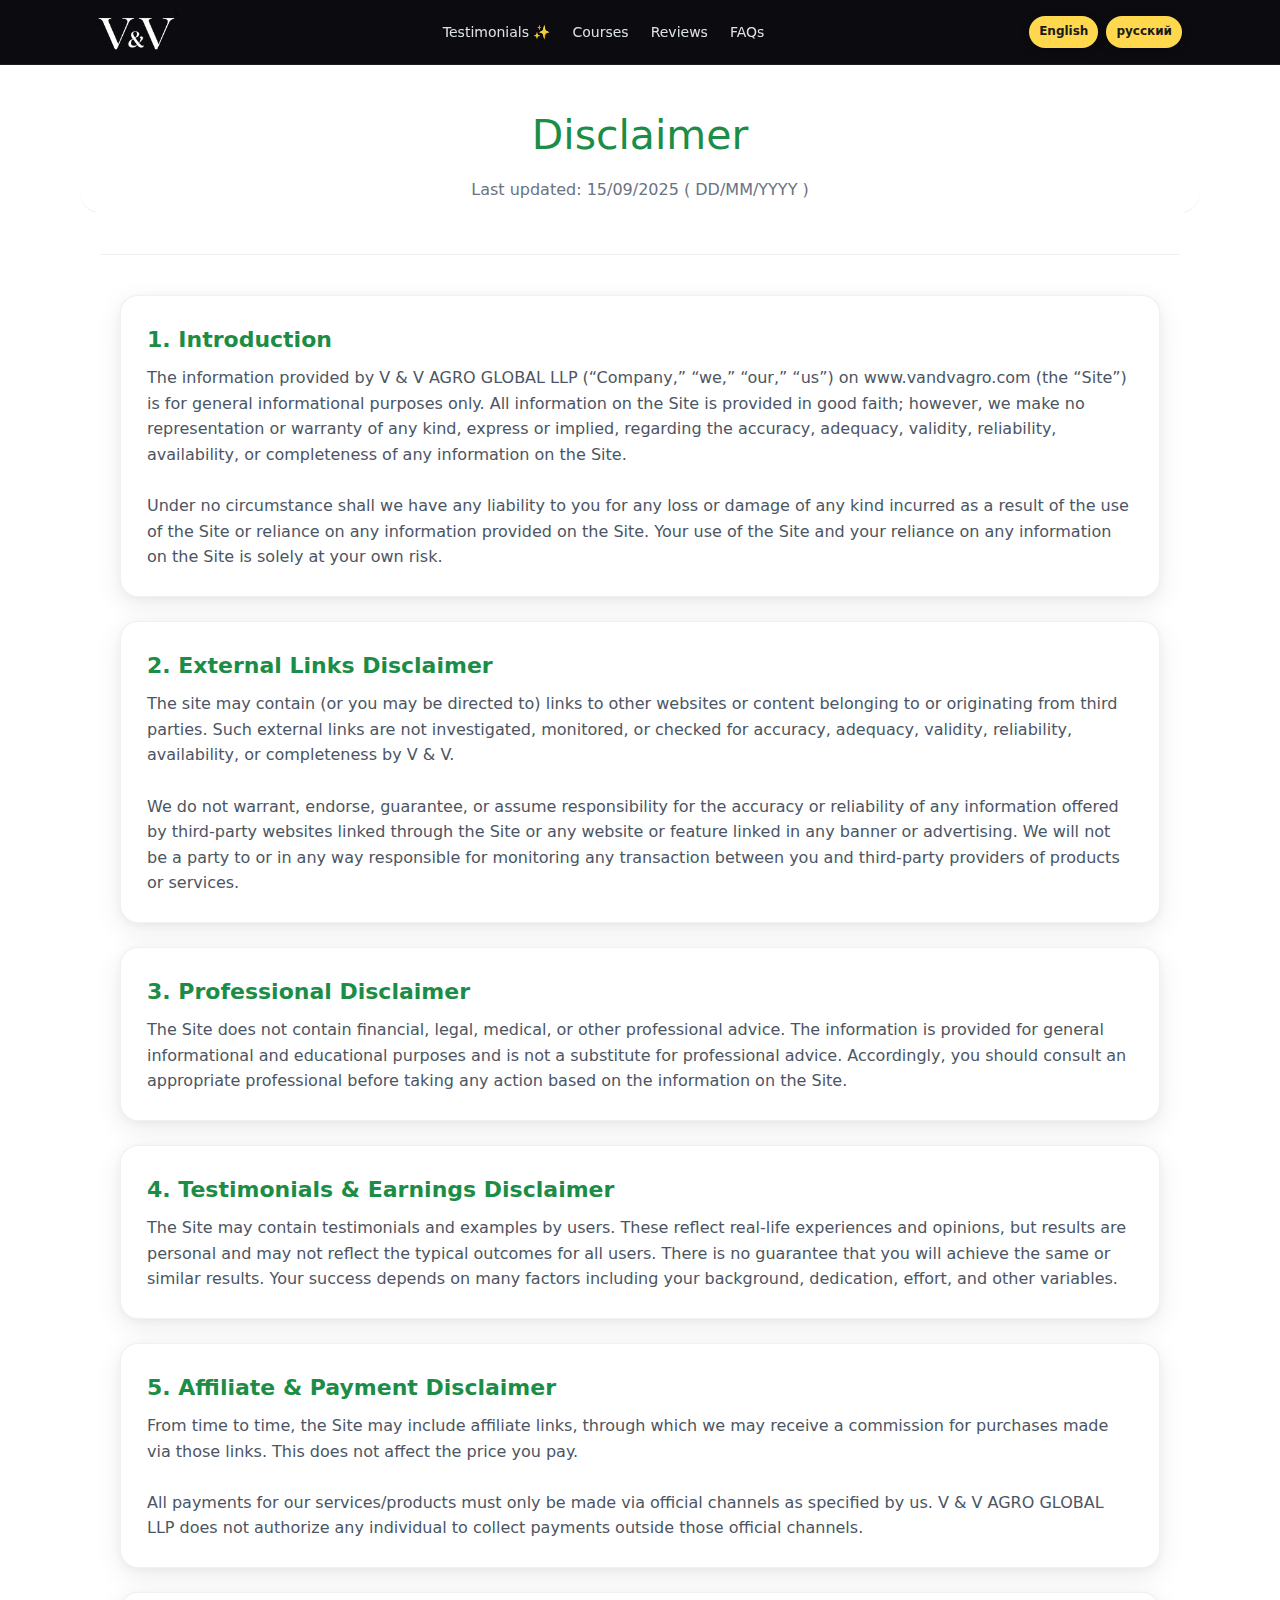
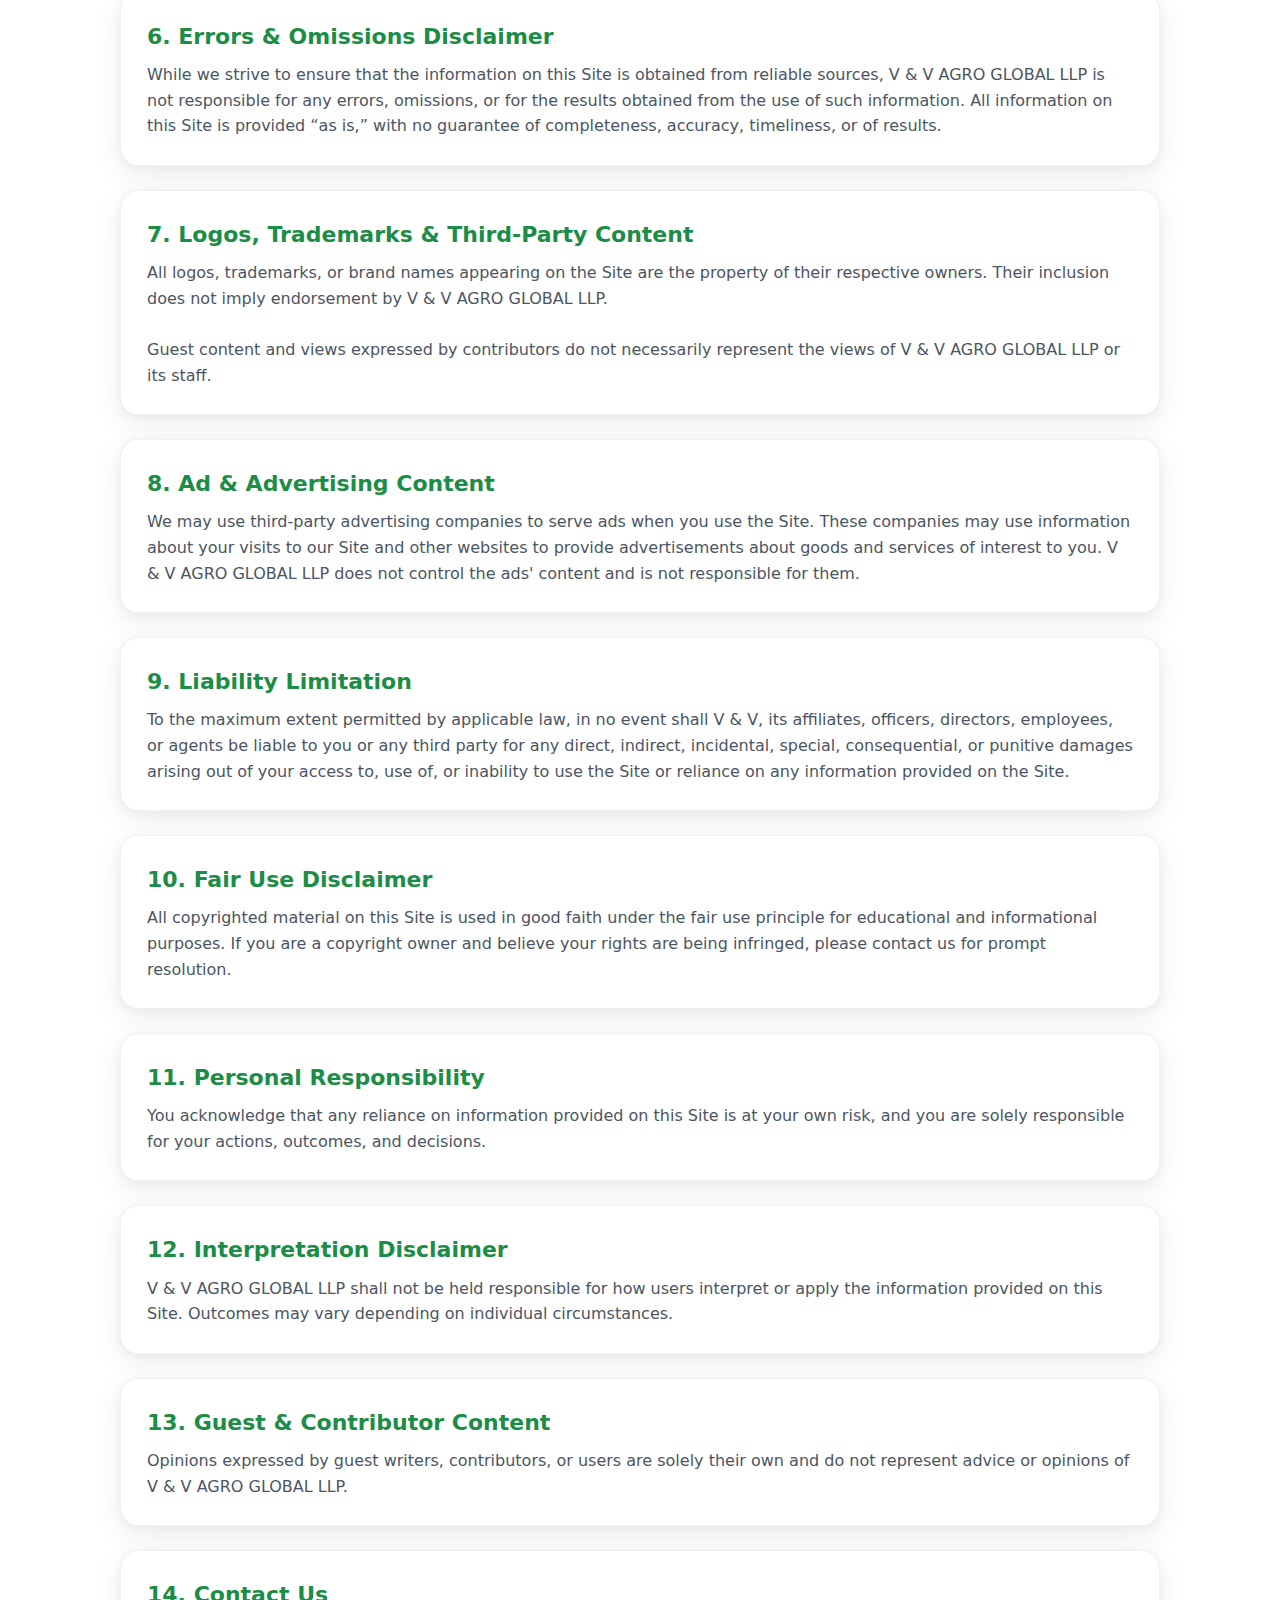
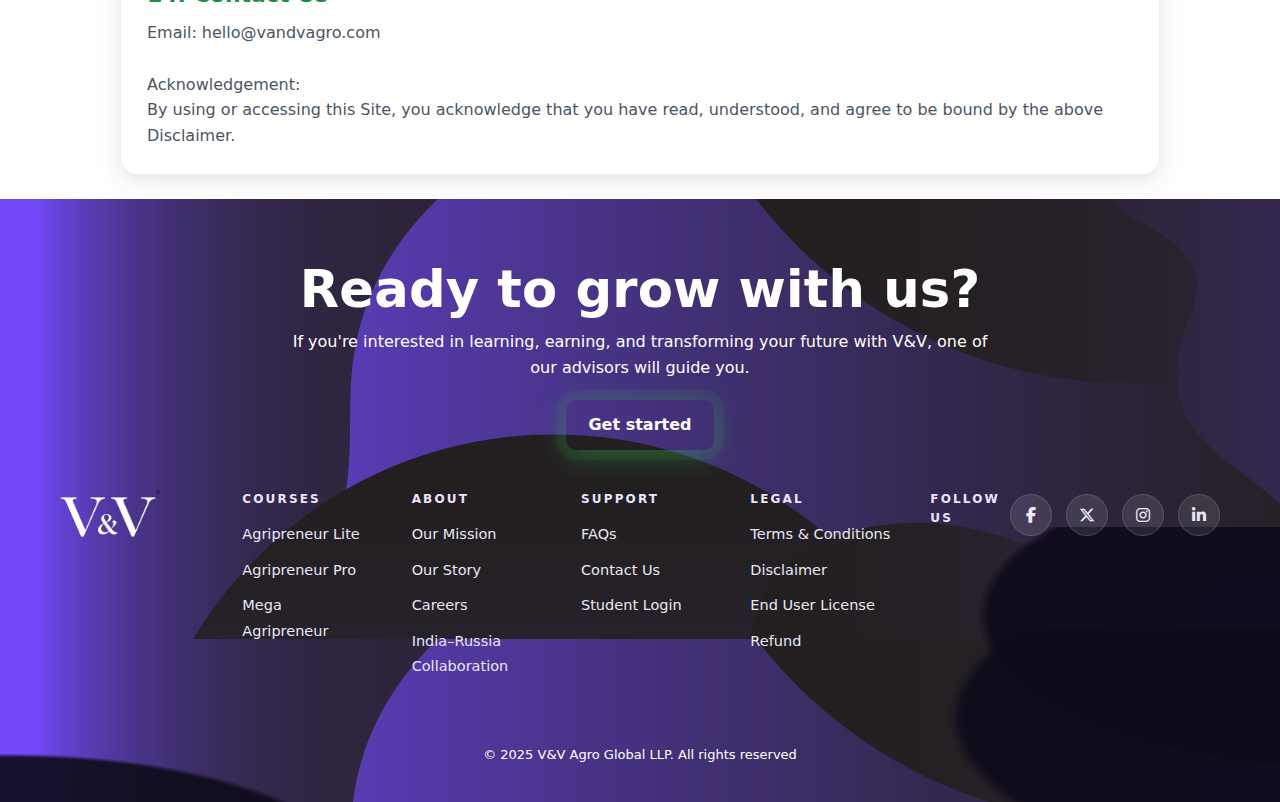
<file: disclemer.html>
<!doctype html>
<html lang="en">
<head>
<meta charset="utf-8" />
<meta name="viewport" content="width=device-width,initial-scale=1" />
<title>Disclaimer • V&V</title>
<link rel="stylesheet" href="https://cdnjs.cloudflare.com/ajax/libs/font-awesome/6.5.0/css/all.min.css"/>


<style>
  :root{
    --container: 1120px;
    --radius-lg: 20px;
    --radius-md: 16px;
    --shadow: 0 8px 28px rgba(0,0,0,.08), 0 2px 8px rgba(0,0,0,.04);
    --accent:#1faa55; /* emerald heading */
    --muted:#667085;
    --ink:#101828;
    --card:#fff;
    --divider: rgba(0,0,0,.09);
  }

  *{box-sizing:border-box}
  html,body{height:100%}
  body{
    margin:0;
    font:16px/1.6 ui-sans-serif, system-ui, -apple-system, Segoe UI, Roboto, "Helvetica Neue", Arial;
    color:var(--ink);
    background:#f5f5f5;
    -webkit-font-smoothing:antialiased; -moz-osx-font-smoothing:grayscale;
  }

  /* ===== NAVBAR STRIP (with your provided BG) ===== */
  .nav-wrap{
    background:
      url("") center/cover no-repeat,
      #0b0b10;
    border-bottom: 1px solid rgba(255,255,255,.08);
  }
  .nav{
    max-width:var(--container);
    margin:0 auto;
    height:64px;
    padding:0 18px;
    display:flex; align-items:center; justify-content:space-between;
    color:#e9eef5;
  }
  .brand{
    display:flex; align-items:center; gap:10px;
    font-weight:800; letter-spacing:.4px;
  }
  .brand img{ height:28px; width:auto; display:block }
  .menu{
    display:flex; gap:22px; align-items:center; opacity:.95;
    font-size:14px;
  }
  .menu a{ color:#e9eef5; text-decoration:none; position:relative }
  .menu a::after{
    content:""; position:absolute; left:0; right:0; bottom:-6px; height:2px;
    background:transparent; transition:background .2s ease;
  }
  .menu a:hover::after{ background:rgba(255,255,255,.5) }

  .lang{
    display:flex; gap:8px;
  }
  .pill{
    background:#ffd84d; color:#191a1c; font-weight:700;
    padding:6px 10px; border-radius:999px; font-size:12px;
    box-shadow:0 2px 10px rgba(0,0,0,.2);
  }

  /* ===== PAGE WRAP ===== */
  .wrap{
    max-width:var(--container);
    margin:0 auto;
    padding: 24px 20px 0;
    background:#fff;
  }
  .hero{
    background:#fff;
    border-radius: 0 0 var(--radius-lg) var(--radius-lg);
    padding:32px 22px 10px;
    box-shadow: 0 1px 0 rgba(0,0,0,.06);
  }
  .hero h1{
    margin:6px 0 8px; text-align:center;
    color:#1c8d46; /* screenshot ka green tone */
    font-size: clamp(28px, 3.2vw, 42px);
    font-weight:800;
  }
  .hero p{
    margin:0 auto; text-align:center; max-width:820px; color:#6b7280;
    font-size: clamp(14px, 1.6vw, 16px);
  }

  .divider{
    height:1px; background:var(--divider); opacity:.6;
    margin: 18px 0;
  }

  /* ===== TERMS CARDS ===== */
  .section{
    max-width:var(--container);
    margin:0 auto;
    padding: 6px 20px 0;
    background:#fff;
  }
  .card{
    background:var(--card);
    border:1px solid rgba(16,24,40,.06);
    border-radius: 18px;
    box-shadow: var(--shadow);
    padding: 26px 26px;
    margin: 16px 0 24px;
  }
  .card h3{
    margin:0 0 8px; color:#1c8d46;
    font-size: clamp(18px, 2.2vw, 22px);
    font-weight:800;
  }
  .card p{
    margin:0; color:#4b5563; font-size: clamp(14px, 1.9vw, 16px);
  }

  /* ===== PAGER (Previous / Next) — just above footer ===== */
  .pager-bar{
    max-width:var(--container);
    margin: 6px auto;
    padding: 0 20px;
    background:#fff;
    display:flex; justify-content:space-between; align-items:center;
  }
  .pager-btn{
    display:inline-block; padding:10px 18px; border-radius:999px;
    background:#1c8d46; color:#fff; text-decoration:none; font-weight:700;
    border:1px solid rgba(255,255,255,.12);
    box-shadow:0 10px 28px rgba(28,141,70,.28);
  }
  .pager-btn:hover{ background:#166534 }

  /* ===== CTA + FOOTER (your purple blob image) ===== */
  .cta-wrap{
    margin-top: 24px;
    background: #100e1b;
  }
  .cta-bg{
    /* Use the provided footer image */
    background: url("./images/bgimage1.png") center/cover no-repeat;
  }
  .cta{
    max-width:var(--container);
    margin:0 auto;
    padding: 54px 20px 82px;
    text-align:center; color:#f0ecff;
  }
  .cta h2{
    margin:0 0 10px; font-weight:800;
    font-size: clamp(22px, 3vw, 34px);
  }
  .cta p.small{
    margin:0 auto; max-width:820px; color:#cfd2ff; opacity:.92;
  }
  .cta .btn{
    display:inline-block; margin-top:18px; padding:10px 18px;
    border-radius:999px; font-weight:700; text-decoration:none;
    background:#1c8d46; color:#fff; border:1px solid rgba(255,255,255,.12);
    box-shadow:0 10px 32px rgba(28,141,70,.34);
  }

  .footer{
    max-width:var(--container); margin:0 auto; padding: 0 20px 18px;
    color:#d9dbff; font-size:13px;
  }
  .footer-grid{
    display:grid; grid-template-columns: 1.2fr 1fr 1fr 1fr 1fr; gap:20px;
  }
  .footer h4{ margin:0 0 10px; font-size:13px; opacity:.9 }
  .footer a{ color:#e9eaff; text-decoration:none; opacity:.85 }
  .social{ display:flex; gap:10px; align-items:center }
  .dot{
    width:28px; height:28px; border-radius:50%; display:inline-grid; place-items:center;
    background: rgba(255,255,255,.12);
  }
  .copyright{
    text-align:center; opacity:.8; margin-top:10px; padding-bottom:6px;
  }

  /* ====== RESPONSIVE ====== */
  @media (max-width: 1024px){
    :root{ --container: 920px }
    .footer-grid{ grid-template-columns: 1.2fr 1fr 1fr; row-gap:22px }
  }
  @media (max-width: 768px){
    :root{ --container: 680px }
    .nav{ height:58px }
    .menu{ display:none }               /* mobile: hide center menu like screenshot */
    .lang .pill{ padding:6px 9px }
    .card{ padding:20px }
    .cta{ padding: 44px 16px 64px }
  }
  @media (max-width: 480px){
    :root{ --container: 520px }
    .nav{ padding:0 12px }
    .hero{ padding:24px 16px 8px }
    .card{ padding:16px 14px; border-radius: var(--radius-md) }
    .footer-grid{ grid-template-columns: 1fr 1fr; }
  }
</style>
</head>

<body style="background-color: white;">
    

  <!-- NAVBAR WITH PROVIDED BACKGROUND -->
  <header class="nav-wrap">
    <div class="nav">
      <div class="brand">
        <!-- optional logo image -->
        <!-- <img src="./images/vv-logo.png" alt="V&V"> -->

        <a href="index.html">
          <img src="./images/logo.png" alt="" style="width: 80px; height: 40px;">
        </a>
      </div>

      <nav class="menu" aria-label="Primary">
        <a href="index.html">Testimonials ✨</a>
        <a href="index.html">Courses</a>
        <a href="index.html">Reviews</a>
        <a href="index.html">FAQs</a>
      </nav>

      <div class="lang">
        <span class="pill">English</span>
        <span class="pill">русский</span>
      </div>
    </div>
  </header>

  <!-- PAGE CONTENT -->
  <main>
    <div class="wrap hero">
      <h1 style="font-weight: 500;">Disclaimer</h1>
      <p>Last updated: 15/09/2025 ( DD/MM/YYYY )</p>
    </div>

    <div class="wrap">
      <div class="divider"></div>

      <section class="section">
        <article class="card">
          <h3 style="font-weight: 600;">1. Introduction</h3>
          <p>The information provided by V &amp; V AGRO GLOBAL LLP (“Company,” “we,” “our,” “us”) on
www.vandvagro.com (the “Site”) is for general informational purposes only. All information
on the Site is provided in good faith; however, we make no representation or warranty of
any kind, express or implied, regarding the accuracy, adequacy, validity, reliability,
availability, or completeness of any information on the Site. <br> <br>
Under no circumstance shall we have any liability to you for any loss or damage of any kind
incurred as a result of the use of the Site or reliance on any information provided on the
Site. Your use of the Site and your reliance on any information on the Site is solely at your
own risk.</p>
        </article>

        <article class="card">
          <h3 style="font-weight: 600;">2. External Links Disclaimer</h3>
          <p>The site may contain (or you may be directed to) links to other websites or content
belonging to or originating from third parties. Such external links are not investigated,
monitored, or checked for accuracy, adequacy, validity, reliability, availability, or
completeness by V &amp; V. <br> <br>
We do not warrant, endorse, guarantee, or assume responsibility for the accuracy or
reliability of any information offered by third-party websites linked through the Site or any
website or feature linked in any banner or advertising. We will not be a party to or in any
way responsible for monitoring any transaction between you and third-party providers of
products or services.</p>
        </article>

        <article class="card">
          <h3 style="font-weight: 600;">3. Professional Disclaimer</h3>
          <p>The Site does not contain financial, legal, medical, or other professional advice. The
information is provided for general informational and educational purposes and is not a
substitute for professional advice. Accordingly, you should consult an appropriate
professional before taking any action based on the information on the Site.</p>
        </article>


        <article class="card">
          <h3 style="font-weight: 600;">4. Testimonials &amp; Earnings Disclaimer</h3>
          <p>The Site may contain testimonials and examples by users. These reflect real-life
experiences and opinions, but results are personal and may not reflect the typical outcomes
for all users. There is no guarantee that you will achieve the same or similar results. Your

success depends on many factors including your background, dedication, effort, and other
variables.</p>
        </article>

        <article class="card">
          <h3 style="font-weight: 600;">5. Affiliate &amp; Payment Disclaimer</h3>
          <p>From time to time, the Site may include affiliate links, through which we may receive a
commission for purchases made via those links. This does not affect the price you pay. <br> <br>
All payments for our services/products must only be made via official channels as specified
by us. V &amp; V AGRO GLOBAL LLP does not authorize any individual to collect payments
outside those official channels.</p>
        </article>

        <article class="card">
          <h3 style="font-weight: 600;">6. Errors &amp; Omissions Disclaimer</h3>
          <p>While we strive to ensure that the information on this Site is obtained from reliable sources,
V &amp; V AGRO GLOBAL LLP is not responsible for any errors, omissions, or for the results
obtained from the use of such information. All information on this Site is provided “as is,”
with no guarantee of completeness, accuracy, timeliness, or of results.</p>
        </article>

        <article class="card">
          <h3 style="font-weight: 600;">7. Logos, Trademarks &amp; Third-Party Content</h3>
          <p>All logos, trademarks, or brand names appearing on the Site are the property of their
respective owners. Their inclusion does not imply endorsement by V &amp; V AGRO GLOBAL
LLP. <br> <br>
Guest content and views expressed by contributors do not necessarily represent the views
of V &amp; V AGRO GLOBAL LLP or its staff.</p>
        </article>

        <article class="card">
          <h3 style="font-weight: 600;">8. Ad &amp; Advertising Content</h3>
          <p>We may use third-party advertising companies to serve ads when you use the Site. These
companies may use information about your visits to our Site and other websites to provide
advertisements about goods and services of interest to you. V &amp; V AGRO GLOBAL LLP does
not control the ads&#39; content and is not responsible for them.</p>
        </article>

        <article class="card">
          <h3 style="font-weight: 600;">9. Liability Limitation</h3>
          <p>To the maximum extent permitted by applicable law, in no event shall V &amp; V, its affiliates,
officers, directors, employees, or agents be liable to you or any third party for any direct,
indirect, incidental, special, consequential, or punitive damages arising out of your access to,
use of, or inability to use the Site or reliance on any information provided on the Site. 
</p>
        </article>



        <article class="card">
          <h3 style="font-weight: 600;">10. Fair Use Disclaimer</h3>
          <p>All copyrighted material on this Site is used in good faith under the fair use principle for
educational and informational purposes. If you are a copyright owner and believe your
rights are being infringed, please contact us for prompt resolution.
</p>
        </article>


        <article class="card">
          <h3 style="font-weight: 600;">11. Personal Responsibility</h3>
          <p>You acknowledge that any reliance on information provided on this Site is at your own risk,
and you are solely responsible for your actions, outcomes, and decisions.
</p>
        </article>

        <article class="card">
          <h3 style="font-weight: 600;">12. Interpretation Disclaimer</h3>
          <p>V &amp; V AGRO GLOBAL LLP shall not be held responsible for how users interpret or apply the
information provided on this Site. Outcomes may vary depending on individual
circumstances.
</p>
        </article>

        <article class="card">
          <h3 style="font-weight: 600;">13. Guest &amp; Contributor Content</h3>
          <p>Opinions expressed by guest writers, contributors, or users are solely their own and do not
represent advice or opinions of V &amp; V AGRO GLOBAL LLP.
</p>
        </article>

        



         <article class="card">
          <h3 style="font-weight: 600;">14. Contact Us</h3>
          <p>Email: hello@vandvagro.com <br> <br>

Acknowledgement: <br>
By using or accessing this Site, you acknowledge that you have read, understood, and agree
to be bound by the above Disclaimer.</p>
        </article>
      </section>
    </div>

    <!-- ===== PREVIOUS / NEXT (just above footer) ===== -->
    

    <!-- CTA + FOOTER WITH PROVIDED FOOTER IMAGE -->
    <footer class="vv-footer" style="background-image: url(./images/bgimage1.png);">
  <!-- CTA -->
  <div class="vv-cta">
    <h2 style="color: white; font-weight: 700;">Ready to grow with us?</h2>
    <p style="color: white;">If you're interested in learning, earning, and transforming your future with V&V, one of our advisors will guide you.</p>
    <a href="#get-started" class="vv-btn" style="color: white;">Get started</a>
  </div>

  <!-- Footer content -->
  <div class="vv-wrap">
    <div class="col brand">
      <img src="./images/logo.png" alt="" style="width: 100px; height: 50px;">
    </div>

    <div class="col">
      <h4>COURSES</h4>
      <ul>
        <li><a href="#" style="font-size: 14.5px;">Agripreneur Lite</a></li>
        <li><a href="#"style="font-size: 14.5px;">Agripreneur Pro</a></li>
        <li><a href="#"style="font-size: 14.5px;">Mega Agripreneur</a></li>
      </ul>
    </div>

    <div class="col">
      <h4>ABOUT</h4>
      <ul>
        <li><a href="#"style="font-size: 14.5px;">Our Mission</a></li>
        <li><a href="#"style="font-size: 14.5px;">Our Story</a></li>
        <li><a href="#"style="font-size: 14.5px;">Careers</a></li>
        <li><a href="#"style="font-size: 14.5px; ">India–Russia Collaboration</a></li>
      </ul>
    </div>

    <div class="col">
      <h4>SUPPORT</h4>
      <ul>
        <li><a href="#"style="font-size: 14.5px;">FAQs</a></li>
        <li><a href="#"style="font-size: 14.5px;">Contact Us</a></li>
        <li><a href="#"style="font-size: 14.5px;">Student Login</a></li>
      </ul>
    </div>

    <div class="col">
      <h4>LEGAL</h4>
      <ul>
        <li><a href="updatep.html"style="font-size: 14.5px;white-space:nowrap; ">Terms &amp; Conditions</a></li>
         <li><a href="disclemer.html"style="font-size: 14.5px;">Disclaimer</a></li>
          <li><a href="licence.html"style="font-size: 14.5px;">End User License</a></li>
           <li><a href="refund.html"style="font-size: 14.5px;">Refund</a></li>
      </ul>
    </div>

    <div class="col social">
      <h4>FOLLOW US</h4>
      <div class="icons">
        <a aria-label="Facebook" href="#"><i class="fa-brands fa-facebook-f"></i></a>
        <a aria-label="X" href="#"><i class="fa-brands fa-x-twitter"></i></a>
        <a aria-label="Instagram" href="#"><i class="fa-brands fa-instagram"></i></a>
        <a aria-label="LinkedIn" href="#"><i class="fa-brands fa-linkedin-in"></i></a>
      </div>
    </div>
  </div>

  <div class="vv-copy" style="color: white;">© 2025 V&V Agro Global LLP. All rights reserved</div>
</footer>

<style>
  .vv-copy{
  text-align: center !important;
}


  .vv-footer{
    position: relative;
    isolation:isolate;
    color:var(--ink);
    overflow:hidden;
    padding-top:64px;
    background:
      radial-gradient(1200px 600px at 15% 10%, rgba(255,255,255,.06), transparent 60%),
      radial-gradient(900px 500px at 85% 20%, rgba(0,0,0,.25), transparent 60%),
      linear-gradient(90deg, var(--violet-deep) 0%, #3b2376 40%, #2c1a6a 60%, var(--violet-deep) 100%);
  }

  /* abstract blobs (like screenshot) */
  .vv-footer::before,
  .vv-footer::after{
    content:"";
    position:absolute; inset:auto -15% -18% -15%;
    height:70%;
    background:
      radial-gradient(58% 70% at 20% 90%, #0e0b1a 0 60%, transparent 62%) 0 100%/60% 70% no-repeat,
      radial-gradient(60% 80% at 90% 30%, #0e0b1a 0 64%, transparent 66%) 100% 30%/60% 70% no-repeat;
    opacity:.9;
    z-index:0;
  }
  .vv-footer::before{
    inset:auto -10% -35% -10%;
    filter: blur(2px);
  }

  /* CTA */
  .vv-cta{
    text-align:center;
    max-width:920px;
    margin:0 auto 40px;
    padding:0 16px;
    position:relative;
    z-index:1;
  }
  .vv-cta h2{
    font-size: clamp(28px, 4vw, 54px);
    line-height:1.05;
    margin:0 0 12px;
    font-weight:800;
    letter-spacing:.2px;
  }
  .vv-cta p{
    margin:0 auto 20px;
    max-width:720px;
    color:var(--muted);
  }
  .vv-btn{
    display:inline-block;
    padding:12px 22px;
    background:linear-gradient(180deg, var(--btn), #1fa650);
    color:#08130a;
    border-radius:10px;
    font-weight:700;
    text-decoration:none;
    box-shadow:0 0 0 10px rgba(52,199,89,.08), 0 6px 30px rgba(52,199,89,.35);
    transition: transform .18s ease, box-shadow .2s ease;
  }
  .vv-btn:hover{ transform: translateY(-1px); box-shadow:0 0 0 12px rgba(52,199,89,.10), 0 10px 36px rgba(52,199,89,.45)}

  /* Grid */
  .vv-wrap{
    position:relative;
    z-index:1;
    max-width:1200px;
    margin:40px auto 28px;
    padding:0 20px 10px;
    display:grid;
    grid-template-columns: 1.1fr repeat(4, 1fr) 1.2fr;
    gap:28px 40px;
    align-items:start;
  }

  .col h4{
    font-size:12px;
    letter-spacing:.18em;
    color:#e9e5ff;
    margin:0 0 12px;
  }
  .col ul{list-style:none; padding:0; margin:0}
  .col li{margin:10px 0}
  .col a{color:#e7e7f4; text-decoration:none}
  .col a:hover{ text-decoration:underline }

  /* brand */
  .brand .logo{
    font-family: "Georgia", "Times New Roman", serif;
    font-size:54px;
    font-weight:700;
    line-height:1;
    letter-spacing:.02em;
    color:#fff;
  }

  /* social */
  .social .icons{ display:flex; gap:14px; }
  .social .icons a{
    width:42px; height:42px; border-radius:50%;
    display:grid; place-items:center;
    background:rgba(255,255,255,.1);
    color:#e9e9f7; font-size:16px;
    border:1px solid rgba(255,255,255,.14);
    transition: transform .15s ease, background .2s ease, border-color .2s ease;
  }
  .social .icons a:hover{ transform:translateY(-2px); background:rgba(255,255,255,.18); border-color:rgba(255,255,255,.26) }

  /* copyright */
  .vv-copy{
    position:relative; z-index:1;
    padding:18px 22px 36px;
    color:#b7b7c8;
    font-size:13px;
    max-width:1200px; margin:0 auto;
  }

  /* Responsive */
  @media (max-width: 1024px){
    .vv-wrap{
      grid-template-columns: 1fr 1fr;
      gap:28px;
    }
    .brand{ grid-column: 1 / -1; }
  }
  @media (max-width: 640px){
    .vv-cta{ margin-bottom: 24px; }
    .vv-wrap{
      grid-template-columns: 1fr;
    }
    .brand .logo{ font-size:42px; }
    .social .icons a{ width:38px; height:38px; font-size:15px; }
    .vv-copy{ padding-bottom:28px; }
  }


  @media (max-width: 640px){
  /* One column + center all columns */
  .vv-wrap{
    grid-template-columns: 1fr;
    justify-items: center;
  }

  /* Center headings + lists for every col (brand & social included) */
  .vv-wrap .col{
    width: 100%;
    text-align: center !important;
  }

  /* Make UL full-center (override earlier inline-block/left rules) */
  .vv-wrap .col ul{
    display: block !important;
    margin: 0 auto;
    padding: 0;
    text-align: center !important;
  }

  /* Neat spacing and no bullets */
  .vv-wrap .col li{
    list-style: none;
    margin: 8px 0;
  }

  /* Allow long links to wrap (fixes ABOUT’s last item) */
  .vv-wrap .col a{
    white-space: normal !important;
  }

  /* Brand logo centered */
  .vv-wrap .brand img{
    display: block;
    margin: 0 auto;
  }

  /* Social icons row centered */
  .vv-wrap .social .icons{
    justify-content: center;
    width: 100%;
  }
}


</style>
  </main>

  <!-- your existing timer script (kept same) -->
  <script>
  (function(){
    const ROOT = document.getElementById('vv48');
    if(!ROOT) return;

    const HOURS    = +ROOT.dataset.hours || 48;
    const DURATION = HOURS * 60 * 60 * 1000;
    const KEY      = (ROOT.id || 'vv48') + '_start_at';

    function setStart(t){
      try{ localStorage.setItem(KEY, String(t)); }
      catch(e){
        document.cookie = KEY + '=' + encodeURIComponent(String(t)) +
          '; max-age=' + Math.ceil(DURATION/1000) + '; path=/; SameSite=Lax';
      }
    }
    function getCookie(name){
      if(!document.cookie) return null;
      const parts = document.cookie.split('; ');
      for(const part of parts){
        const eq = part.indexOf('=');
        if(eq < 0) continue;
        const k = part.slice(0, eq);
        if(k === name) return decodeURIComponent(part.slice(eq+1));
      }
      return null;
    }
    function getStart(){
      try{
        const v = localStorage.getItem(KEY);
        if(v !== null) return Number(v);
      }catch(e){}
      const c = getCookie(KEY);
      return c ? Number(c) : null;
    }
    function clearStart(){
      try{ localStorage.removeItem(KEY); }catch(e){}
      document.cookie = KEY + '=; max-age=0; path=/; SameSite=Lax';
    }

    let start = getStart();
    if(!start || isNaN(start)){ start = Date.now(); setStart(start); }
    const end = start + DURATION;

    const dd = ROOT?.querySelector('.dd');
    const hh = ROOT?.querySelector('.hh');
    const mm = ROOT?.querySelector('.mm');
    const ss = ROOT?.querySelector('.ss');
    const pad = n => String(n).padStart(2,'0');

    let tmo;
    function render(){
      const now  = Date.now();
      let left   = Math.max(0, end - now);

      if(left <= 0){
        if(dd) dd.textContent = '00';
        if(hh) hh.textContent = '00';
        if(mm) mm.textContent = '00';
        if(ss) ss.textContent = '00';
        return;
      }

      const days  = Math.floor(left / 86400000); left -= days  * 86400000;
      const hours = Math.floor(left / 3600000);  left -= hours * 3600000;
      const mins  = Math.floor(left / 60000);    left -= mins  * 60000;
      const secs  = Math.floor(left / 1000);

      if(dd) dd.textContent = pad(days);
      if(hh) hh.textContent = pad(hours);
      if(mm) mm.textContent = pad(mins);
      if(ss) ss.textContent = pad(secs);

      clearTimeout(tmo);
      tmo = setTimeout(render, 1000 - (Date.now() % 1000) + 2);
    }

    window.addEventListener('storage', e => { if(e.key === KEY) location.reload(); });
    window.vv48Reset = () => { clearStart(); location.reload(); };

    render();
  })();
  </script>

  <!-- pager actions (Previous = top; Next = CTA) -->
  <script>
    document.getElementById('prevBtn')?.addEventListener('click', () => {
      window.scrollTo({ top: 0, behavior: 'smooth' });
    });
    document.getElementById('nextBtn')?.addEventListener('click', () => {
      document.querySelector('.cta')?.scrollIntoView({ behavior: 'smooth', block: 'start' });
    });
  </script>

  <script>
    function googleTranslateElementInit(){
      new google.translate.TranslateElement({
        pageLanguage: 'en',
        includedLanguages: 'en,ru',
        autoDisplay: false
      }, 'google_translate_element');
    }

    // Trigger Google Translate language switch
    function doGTranslate(lang){
      var select = document.querySelector('select.goog-te-combo');
      if(!select){ setTimeout(function(){ doGTranslate(lang); }, 350); return; }
      select.value = lang;
      select.dispatchEvent(new Event('change'));
    }

    // Simple dictionary for navbar + pills
    const I18N = {
      en: {
        testimonials: 'Testimonials ✨',
        courses: 'Courses',
        reviews: 'Reviews',
        faqs: 'FAQs',
        pillEn: 'English',
        pillRu: 'русский'
      },
    
    };

    function setLanguageUI(lang){
      const t = I18N[lang] || I18N.en;

      const menu = document.querySelector('.menu');
      if(menu){
        menu.classList.add('notranslate');
        const links = menu.querySelectorAll('a');
        if(links[0]) links[0].textContent = t.testimonials;
        if(links[1]) links[1].textContent = t.courses;
        if(links[2]) links[2].textContent = t.reviews;
        if(links[3]) links[3].textContent = t.faqs;
      }

      const langWrap = document.querySelector('.lang');
      if(langWrap){
        langWrap.classList.add('notranslate');
        const pills = langWrap.querySelectorAll('.pill');
        if(pills[0]) pills[0].textContent = t.pillEn;
        if(pills[1]) pills[1].textContent = t.pillRu;
      }
    }

    document.addEventListener('DOMContentLoaded', function(){
      setLanguageUI('en'); // initial

      var pills = document.querySelectorAll('.lang .pill');
      pills.forEach(function(p){
        var txt = p.textContent.trim().toLowerCase();
        // English pill
        if(txt.includes('english') || txt.includes('англий')){
          p.addEventListener('click', function(){
            setLanguageUI('en');
            doGTranslate('en');
          });
        }
        // Russian pill
        if(txt.includes('рус') || txt.includes('russ')){
          p.addEventListener('click', function(){
            setLanguageUI('ru');
            doGTranslate('ru');
          });
        }
      });
    });
  </script>
  <script src="https://translate.google.com/translate_a/element.js?cb=googleTranslateElementInit"></script>
</body>
</html>
</file>
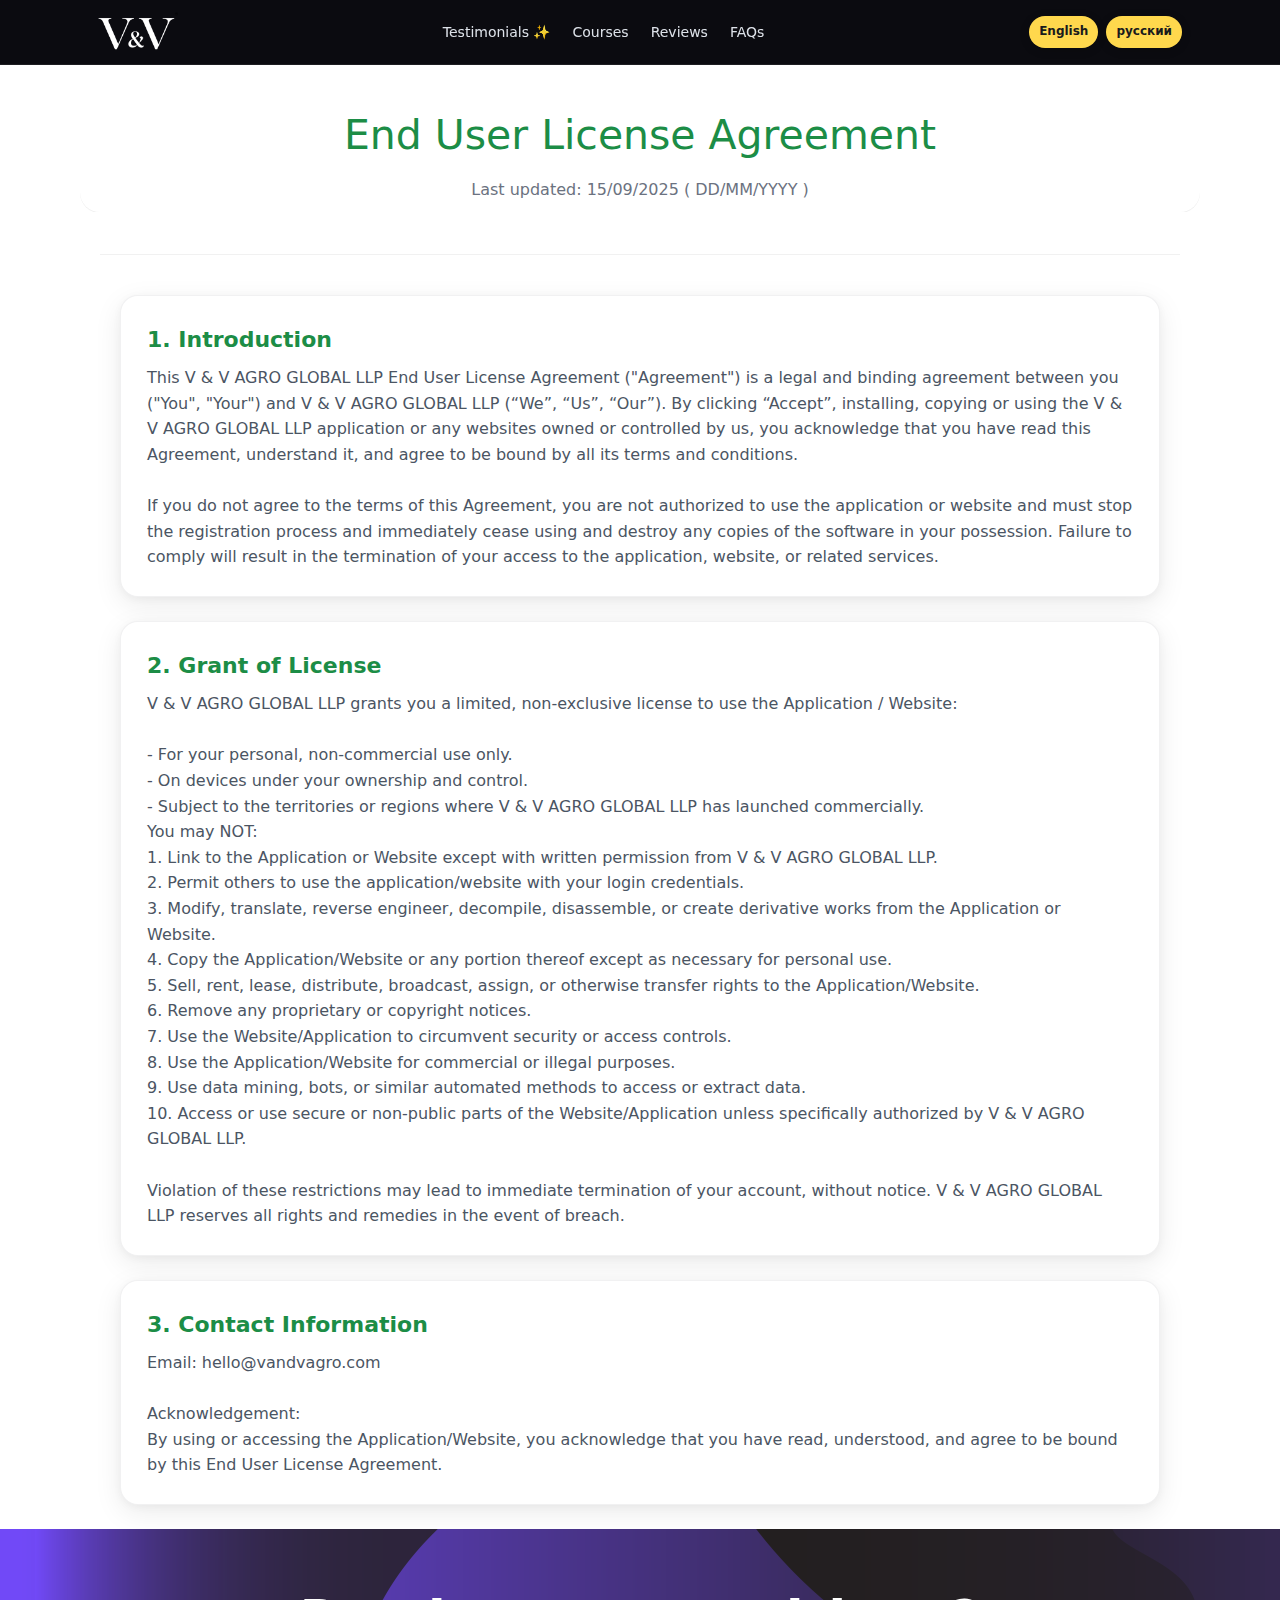
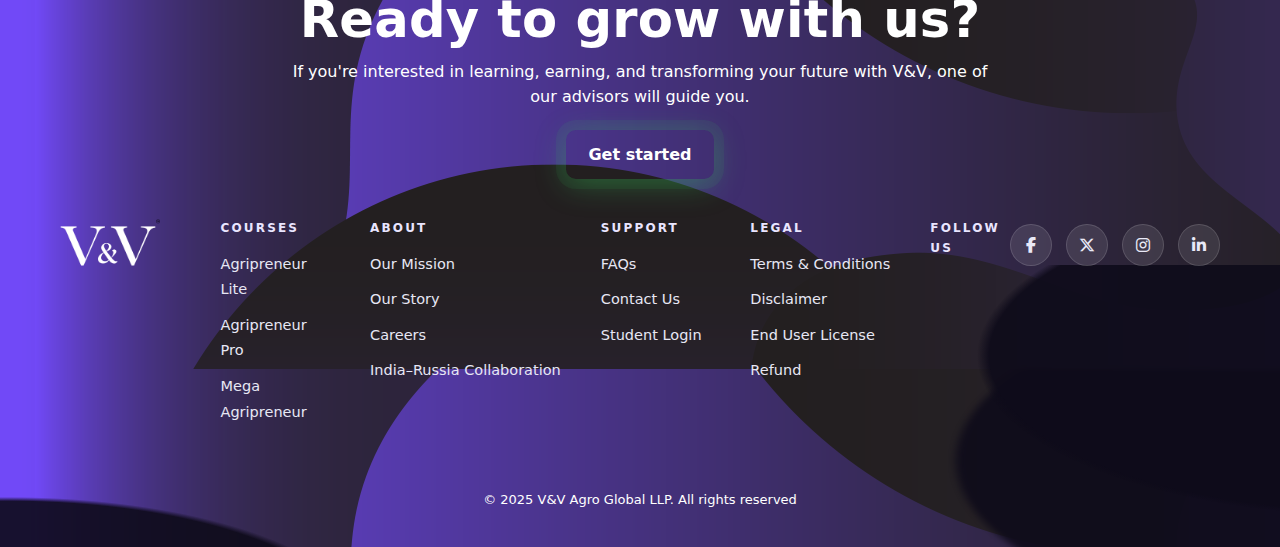
<file: licence.html>
<!doctype html>
<html lang="en">
<head>
<meta charset="utf-8" />
<meta name="viewport" content="width=device-width,initial-scale=1" />
<title>End User License Agreement • V&V</title>
<link rel="stylesheet" href="https://cdnjs.cloudflare.com/ajax/libs/font-awesome/6.5.0/css/all.min.css"/>


<style>
  :root{
    --container: 1120px;
    --radius-lg: 20px;
    --radius-md: 16px;
    --shadow: 0 8px 28px rgba(0,0,0,.08), 0 2px 8px rgba(0,0,0,.04);
    --accent:#1faa55; /* emerald heading */
    --muted:#667085;
    --ink:#101828;
    --card:#fff;
    --divider: rgba(0,0,0,.09);
  }

  *{box-sizing:border-box}
  html,body{height:100%}
  body{
    margin:0;
    font:16px/1.6 ui-sans-serif, system-ui, -apple-system, Segoe UI, Roboto, "Helvetica Neue", Arial;
    color:var(--ink);
    background:#f5f5f5;
    -webkit-font-smoothing:antialiased; -moz-osx-font-smoothing:grayscale;
  }

  /* ===== NAVBAR STRIP (with your provided BG) ===== */
  .nav-wrap{
    background:
      url("") center/cover no-repeat,
      #0b0b10;
    border-bottom: 1px solid rgba(255,255,255,.08);
  }
  .nav{
    max-width:var(--container);
    margin:0 auto;
    height:64px;
    padding:0 18px;
    display:flex; align-items:center; justify-content:space-between;
    color:#e9eef5;
  }
  .brand{
    display:flex; align-items:center; gap:10px;
    font-weight:800; letter-spacing:.4px;
  }
  .brand img{ height:28px; width:auto; display:block }
  .menu{
    display:flex; gap:22px; align-items:center; opacity:.95;
    font-size:14px;
  }
  .menu a{ color:#e9eef5; text-decoration:none; position:relative }
  .menu a::after{
    content:""; position:absolute; left:0; right:0; bottom:-6px; height:2px;
    background:transparent; transition:background .2s ease;
  }
  .menu a:hover::after{ background:rgba(255,255,255,.5) }

  .lang{
    display:flex; gap:8px;
  }
  .pill{
    background:#ffd84d; color:#191a1c; font-weight:700;
    padding:6px 10px; border-radius:999px; font-size:12px;
    box-shadow:0 2px 10px rgba(0,0,0,.2);
  }

  /* ===== PAGE WRAP ===== */
  .wrap{
    max-width:var(--container);
    margin:0 auto;
    padding: 24px 20px 0;
    background:#fff;
  }
  .hero{
    background:#fff;
    border-radius: 0 0 var(--radius-lg) var(--radius-lg);
    padding:32px 22px 10px;
    box-shadow: 0 1px 0 rgba(0,0,0,.06);
  }
  .hero h1{
    margin:6px 0 8px; text-align:center;
    color:#1c8d46; /* screenshot ka green tone */
    font-size: clamp(28px, 3.2vw, 42px);
    font-weight:800;
  }
  .hero p{
    margin:0 auto; text-align:center; max-width:820px; color:#6b7280;
    font-size: clamp(14px, 1.6vw, 16px);
  }

  .divider{
    height:1px; background:var(--divider); opacity:.6;
    margin: 18px 0;
  }

  /* ===== TERMS CARDS ===== */
  .section{
    max-width:var(--container);
    margin:0 auto;
    padding: 6px 20px 0;
    background:#fff;
  }
  .card{
    background:var(--card);
    border:1px solid rgba(16,24,40,.06);
    border-radius: 18px;
    box-shadow: var(--shadow);
    padding: 26px 26px;
    margin: 16px 0 24px;
  }
  .card h3{
    margin:0 0 8px; color:#1c8d46;
    font-size: clamp(18px, 2.2vw, 22px);
    font-weight:800;
  }
  .card p{
    margin:0; color:#4b5563; font-size: clamp(14px, 1.9vw, 16px);
  }

  /* ===== PAGER (Previous / Next) — just above footer ===== */
  .pager-bar{
    max-width:var(--container);
    margin: 6px auto;
    padding: 0 20px;
    background:#fff;
    display:flex; justify-content:space-between; align-items:center;
  }
  .pager-btn{
    display:inline-block; padding:10px 18px; border-radius:999px;
    background:#1c8d46; color:#fff; text-decoration:none; font-weight:700;
    border:1px solid rgba(255,255,255,.12);
    box-shadow:0 10px 28px rgba(28,141,70,.28);
  }
  .pager-btn:hover{ background:#166534 }

  /* ===== CTA + FOOTER (your purple blob image) ===== */
  .cta-wrap{
    margin-top: 24px;
    background: #100e1b;
  }
  .cta-bg{
    /* Use the provided footer image */
    background: url("./images/bgimage1.png") center/cover no-repeat;
  }
  .cta{
    max-width:var(--container);
    margin:0 auto;
    padding: 54px 20px 82px;
    text-align:center; color:#f0ecff;
  }
  .cta h2{
    margin:0 0 10px; font-weight:800;
    font-size: clamp(22px, 3vw, 34px);
  }
  .cta p.small{
    margin:0 auto; max-width:820px; color:#cfd2ff; opacity:.92;
  }
  .cta .btn{
    display:inline-block; margin-top:18px; padding:10px 18px;
    border-radius:999px; font-weight:700; text-decoration:none;
    background:#1c8d46; color:#fff; border:1px solid rgba(255,255,255,.12);
    box-shadow:0 10px 32px rgba(28,141,70,.34);
  }

  .footer{
    max-width:var(--container); margin:0 auto; padding: 0 20px 18px;
    color:#d9dbff; font-size:13px;
  }
  .footer-grid{
    display:grid; grid-template-columns: 1.2fr 1fr 1fr 1fr 1fr; gap:20px;
  }
  .footer h4{ margin:0 0 10px; font-size:13px; opacity:.9 }
  .footer a{ color:#e9eaff; text-decoration:none; opacity:.85 }
  .social{ display:flex; gap:10px; align-items:center }
  .dot{
    width:28px; height:28px; border-radius:50%; display:inline-grid; place-items:center;
    background: rgba(255,255,255,.12);
  }
  .copyright{
    text-align:center; opacity:.8; margin-top:10px; padding-bottom:6px;
  }

  /* ====== RESPONSIVE ====== */
  @media (max-width: 1024px){
    :root{ --container: 920px }
    .footer-grid{ grid-template-columns: 1.2fr 1fr 1fr; row-gap:22px }
  }
  @media (max-width: 768px){
    :root{ --container: 680px }
    .nav{ height:58px }
    .menu{ display:none }               /* mobile: hide center menu like screenshot */
    .lang .pill{ padding:6px 9px }
    .card{ padding:20px }
    .cta{ padding: 44px 16px 64px }
  }
  @media (max-width: 480px){
    :root{ --container: 520px }
    .nav{ padding:0 12px }
    .hero{ padding:24px 16px 8px }
    .card{ padding:16px 14px; border-radius: var(--radius-md) }
    .footer-grid{ grid-template-columns: 1fr 1fr; }
  }
</style>
</head>

<body style="background-color: white;">
    <div id="google_translate_element"></div>

  <!-- NAVBAR WITH PROVIDED BACKGROUND -->
  <header class="nav-wrap">
    <div class="nav">
      <div class="brand">
        <!-- optional logo image -->
        <!-- <img src="./images/vv-logo.png" alt="V&V"> -->
        <img src="./images/logo.png" alt="" style="width: 80px; height: 40px;">
      </div>

      <nav class="menu" aria-label="Primary">
        <a href="index.html">Testimonials ✨</a>
        <a href="index.html">Courses</a>
        <a href="index.html">Reviews</a>
        <a href="index.html">FAQs</a>
      </nav>

      <div class="lang">
        <span class="pill">English</span>
        <span class="pill">русский</span>
      </div>
    </div>
  </header>

  <!-- PAGE CONTENT -->
  <main>
    <div class="wrap hero">
      <h1 style="font-weight: 500;">End User License Agreement</h1>
      <p>Last updated: 15/09/2025 ( DD/MM/YYYY )</p>
    </div>

    <div class="wrap">
      <div class="divider"></div>

      <section class="section">
        <!-- —— your cards stay unchanged —— -->
        <article class="card">
          <h3 style="font-weight: 600;">1. Introduction</h3>
          <p>This V &amp; V AGRO GLOBAL LLP End User License Agreement (&quot;Agreement&quot;) is a legal and
binding agreement between you (&quot;You&quot;, &quot;Your&quot;) and V &amp; V AGRO GLOBAL LLP (“We”, “Us”,
“Our”). By clicking “Accept”, installing, copying or using the V &amp; V AGRO GLOBAL LLP
application or any websites owned or controlled by us, you acknowledge that you have read
this Agreement, understand it, and agree to be bound by all its terms and conditions. <br> <br>
If you do not agree to the terms of this Agreement, you are not authorized to use the
application or website and must stop the registration process and immediately cease using
and destroy any copies of the software in your possession. Failure to comply will result in
the termination of your access to the application, website, or related services.</p>
        </article>

        <!-- (rest of your sections unchanged) -->
        <article class="card">
          <h3 style="font-weight: 600;">2. Grant of License</h3>
          <p>V &amp; V AGRO GLOBAL LLP grants you a limited, non-exclusive license to use the Application
/ Website: <br> <br>
- For your personal, non-commercial use only. <br>
- On devices under your ownership and control. <br>
- Subject to the territories or regions where V &amp; V AGRO GLOBAL LLP has launched
commercially. <br>
You may NOT: <br>
1. Link to the Application or Website except with written permission from V &amp; V AGRO
GLOBAL LLP. <br>
2. Permit others to use the application/website with your login credentials. <br>
3. Modify, translate, reverse engineer, decompile, disassemble, or create derivative works
from the Application or Website. <br>
4. Copy the Application/Website or any portion thereof except as necessary for personal
use. <br>
5. Sell, rent, lease, distribute, broadcast, assign, or otherwise transfer rights to the
Application/Website. <br>
6. Remove any proprietary or copyright notices. <br>
7. Use the Website/Application to circumvent security or access controls.  <br>
8. Use the Application/Website for commercial or illegal purposes. <br>

9. Use data mining, bots, or similar automated methods to access or extract data. <br>
10. Access or use secure or non-public parts of the Website/Application unless specifically
authorized by V &amp; V AGRO GLOBAL LLP. <br> <br>
Violation of these restrictions may lead to immediate termination of your account, without
notice. V &amp; V AGRO GLOBAL LLP reserves all rights and remedies in the event of breach.</p>
        </article>

        <!-- ... all remaining cards unchanged ... -->

        <article class="card">
          <h3 style="font-weight: 600;">3. Contact Information</h3>
          <p>Email: hello@vandvagro.com <br> <br>   

Acknowledgement: <br>
By using or accessing the Application/Website, you acknowledge that you have read,
understood, and agree to be bound by this End User License Agreement.</p>
        </article>
      </section>
    </div>

    <!-- ===== PREVIOUS / NEXT (just above footer) ===== -->
    

    <!-- CTA + FOOTER WITH PROVIDED FOOTER IMAGE -->
    <footer class="vv-footer" style="background-image: url(./images/bgimage1.png);">
  <!-- CTA -->
  <div class="vv-cta">
    <h2 style="color: white; font-weight: 700;">Ready to grow with us?</h2>
    <p style="color: white;">If you're interested in learning, earning, and transforming your future with V&V, one of our advisors will guide you.</p>
    <a href="#get-started" class="vv-btn" style="color: white;">Get started</a>
  </div>

  <!-- Footer content -->
  <div class="vv-wrap">
    <div class="col brand">
      <img src="./images/logo.png" alt="" style="width: 100px; height: 50px;">
    </div>

    <div class="col">
      <h4>COURSES</h4>
      <ul>
        <li><a href="#" style="font-size: 14.5px;">Agripreneur Lite</a></li>
        <li><a href="#"style="font-size: 14.5px;">Agripreneur Pro</a></li>
        <li><a href="#"style="font-size: 14.5px;">Mega Agripreneur</a></li>
      </ul>
    </div>

    <div class="col">
      <h4>ABOUT</h4>
      <ul>
        <li><a href="#"style="font-size: 14.5px;">Our Mission</a></li>
        <li><a href="#"style="font-size: 14.5px;">Our Story</a></li>
        <li><a href="#"style="font-size: 14.5px;">Careers</a></li>
        <li><a href="#"style="font-size: 14.5px;white-space:nowrap; ">India–Russia Collaboration</a></li>
      </ul>
    </div>

    <div class="col">
      <h4>SUPPORT</h4>
      <ul>
        <li><a href="#"style="font-size: 14.5px;">FAQs</a></li>
        <li><a href="#"style="font-size: 14.5px;">Contact Us</a></li>
        <li><a href="#"style="font-size: 14.5px;">Student Login</a></li>
      </ul>
    </div>

    <div class="col">
      <h4>LEGAL</h4>
      <ul>
        <li><a href="updatep.html"style="font-size: 14.5px;white-space:nowrap; ">Terms &amp; Conditions</a></li>
         <li><a href="disclemer.html"style="font-size: 14.5px;">Disclaimer</a></li>
          <li><a href="licence.html"style="font-size: 14.5px;">End User License</a></li>
           <li><a href="refund.html"style="font-size: 14.5px;">Refund</a></li>
      </ul>
    </div>

    <div class="col social">
      <h4>FOLLOW US</h4>
      <div class="icons">
        <a aria-label="Facebook" href="#"><i class="fa-brands fa-facebook-f"></i></a>
        <a aria-label="X" href="#"><i class="fa-brands fa-x-twitter"></i></a>
        <a aria-label="Instagram" href="#"><i class="fa-brands fa-instagram"></i></a>
        <a aria-label="LinkedIn" href="#"><i class="fa-brands fa-linkedin-in"></i></a>
      </div>
    </div>
  </div>

  <div class="vv-copy" style="color: white;">© 2025 V&V Agro Global LLP. All rights reserved</div>
</footer>

<style>
  .vv-copy{
  text-align: center !important;
}


  .vv-footer{
    position: relative;
    isolation:isolate;
    color:var(--ink);
    overflow:hidden;
    padding-top:64px;
    background:
      radial-gradient(1200px 600px at 15% 10%, rgba(255,255,255,.06), transparent 60%),
      radial-gradient(900px 500px at 85% 20%, rgba(0,0,0,.25), transparent 60%),
      linear-gradient(90deg, var(--violet-deep) 0%, #3b2376 40%, #2c1a6a 60%, var(--violet-deep) 100%);
  }

  /* abstract blobs (like screenshot) */
  .vv-footer::before,
  .vv-footer::after{
    content:"";
    position:absolute; inset:auto -15% -18% -15%;
    height:70%;
    background:
      radial-gradient(58% 70% at 20% 90%, #0e0b1a 0 60%, transparent 62%) 0 100%/60% 70% no-repeat,
      radial-gradient(60% 80% at 90% 30%, #0e0b1a 0 64%, transparent 66%) 100% 30%/60% 70% no-repeat;
    opacity:.9;
    z-index:0;
  }
  .vv-footer::before{
    inset:auto -10% -35% -10%;
    filter: blur(2px);
  }

  /* CTA */
  .vv-cta{
    text-align:center;
    max-width:920px;
    margin:0 auto 40px;
    padding:0 16px;
    position:relative;
    z-index:1;
  }
  .vv-cta h2{
    font-size: clamp(28px, 4vw, 54px);
    line-height:1.05;
    margin:0 0 12px;
    font-weight:800;
    letter-spacing:.2px;
  }
  .vv-cta p{
    margin:0 auto 20px;
    max-width:720px;
    color:var(--muted);
  }
  .vv-btn{
    display:inline-block;
    padding:12px 22px;
    background:linear-gradient(180deg, var(--btn), #1fa650);
    color:#08130a;
    border-radius:10px;
    font-weight:700;
    text-decoration:none;
    box-shadow:0 0 0 10px rgba(52,199,89,.08), 0 6px 30px rgba(52,199,89,.35);
    transition: transform .18s ease, box-shadow .2s ease;
  }
  .vv-btn:hover{ transform: translateY(-1px); box-shadow:0 0 0 12px rgba(52,199,89,.10), 0 10px 36px rgba(52,199,89,.45)}

  /* Grid */
  .vv-wrap{
    position:relative;
    z-index:1;
    max-width:1200px;
    margin:40px auto 28px;
    padding:0 20px 10px;
    display:grid;
    grid-template-columns: 1.1fr repeat(4, 1fr) 1.2fr;
    gap:28px 40px;
    align-items:start;
  }

  .col h4{
    font-size:12px;
    letter-spacing:.18em;
    color:#e9e5ff;
    margin:0 0 12px;
  }
  .col ul{list-style:none; padding:0; margin:0}
  .col li{margin:10px 0}
  .col a{color:#e7e7f4; text-decoration:none}
  .col a:hover{ text-decoration:underline }

  /* brand */
  .brand .logo{
    font-family: "Georgia", "Times New Roman", serif;
    font-size:54px;
    font-weight:700;
    line-height:1;
    letter-spacing:.02em;
    color:#fff;
  }

  /* social */
  .social .icons{ display:flex; gap:14px; }
  .social .icons a{
    width:42px; height:42px; border-radius:50%;
    display:grid; place-items:center;
    background:rgba(255,255,255,.1);
    color:#e9e9f7; font-size:16px;
    border:1px solid rgba(255,255,255,.14);
    transition: transform .15s ease, background .2s ease, border-color .2s ease;
  }
  .social .icons a:hover{ transform:translateY(-2px); background:rgba(255,255,255,.18); border-color:rgba(255,255,255,.26) }

  /* copyright */
  .vv-copy{
    position:relative; z-index:1;
    padding:18px 22px 36px;
    color:#b7b7c8;
    font-size:13px;
    max-width:1200px; margin:0 auto;
  }

  /* Responsive */
  @media (max-width: 1024px){
    .vv-wrap{
      grid-template-columns: 1fr 1fr;
      gap:28px;
    }
    .brand{ grid-column: 1 / -1; }
  }
  @media (max-width: 640px){
    .vv-cta{ margin-bottom: 24px; }
    .vv-wrap{
      grid-template-columns: 1fr;
    }
    .brand .logo{ font-size:42px; }
    .social .icons a{ width:38px; height:38px; font-size:15px; }
    .vv-copy{ padding-bottom:28px; }
  }
</style>
  </main>

  <!-- timer script (unchanged) -->
  <script>
  (function(){
    const ROOT = document.getElementById('vv48');
    if(!ROOT) return;

    const HOURS    = +ROOT.dataset.hours || 48;          // 48h by default
    const DURATION = HOURS * 60 * 60 * 1000;
    const KEY      = (ROOT.id || 'vv48') + '_start_at';  // per-timer key

    function setStart(t){
      try{ localStorage.setItem(KEY, String(t)); }
      catch(e){
        document.cookie = KEY + '=' + encodeURIComponent(String(t)) +
          '; max-age=' + Math.ceil(DURATION/1000) + '; path=/; SameSite=Lax';
      }
    }
    function getCookie(name){
      if(!document.cookie) return null;
      const parts = document.cookie.split('; ');
      for(const part of parts){
        const eq = part.indexOf('=');
        if(eq < 0) continue;
        const k = part.slice(0, eq);
        if(k === name) return decodeURIComponent(part.slice(eq+1));
      }
      return null;
    }
    function getStart(){
      try{
        const v = localStorage.getItem(KEY);
        if(v !== null) return Number(v);
      }catch(e){}
      const c = getCookie(KEY);
      return c ? Number(c) : null;
    }
    function clearStart(){
      try{ localStorage.removeItem(KEY); }catch(e){}
      document.cookie = KEY + '=; max-age=0; path=/; SameSite=Lax';
    }

    /* ---- first visit wins ---- */
    let start = getStart();
    if(!start || isNaN(start)){ start = Date.now(); setStart(start); }
    const end = start + DURATION;

    /* ---- DOM refs ---- */
    const dd = ROOT.querySelector('.dd');
    const hh = ROOT.querySelector('.hh');
    const mm = ROOT.querySelector('.mm');
    const ss = ROOT.querySelector('.ss');
    const pad = n => String(n).padStart(2,'0');

    let tmo;
    function render(){
      const now  = Date.now();
      let left   = Math.max(0, end - now);

      if(left <= 0){
        if(dd) dd.textContent = '00';
        if(hh) hh.textContent = '00';
        if(mm) mm.textContent = '00';
        if(ss) ss.textContent = '00';
        return;
      }

      const days  = Math.floor(left / 86400000); left -= days  * 86400000;
      const hours = Math.floor(left / 3600000);  left -= hours * 3600000;
      const mins  = Math.floor(left / 60000);    left -= mins  * 60000;
      const secs  = Math.floor(left / 1000);

      if(dd) dd.textContent = pad(days);
      if(hh) hh.textContent = pad(hours);
      if(mm) mm.textContent = pad(mins);
      if(ss) ss.textContent = pad(secs);

      clearTimeout(tmo);
      tmo = setTimeout(render, 1000 - (Date.now() % 1000) + 2);  // drift-free
    }

    // cross-tab sync (optional)
    window.addEventListener('storage', e => { if(e.key === KEY) location.reload(); });

    // testing helper (optional): call from console to reset
    window.vv48Reset = () => { clearStart(); location.reload(); };

    render();
  })();
  </script>

  <!-- pager actions (Previous = top; Next = CTA) -->
  <script>
    document.getElementById('prevBtn')?.addEventListener('click', () => {
      window.scrollTo({ top: 0, behavior: 'smooth' });
    });
    document.getElementById('nextBtn')?.addEventListener('click', () => {
      document.querySelector('.cta')?.scrollIntoView({ behavior: 'smooth', block: 'start' });
    });
  </script>
</body>
</html>
</file>
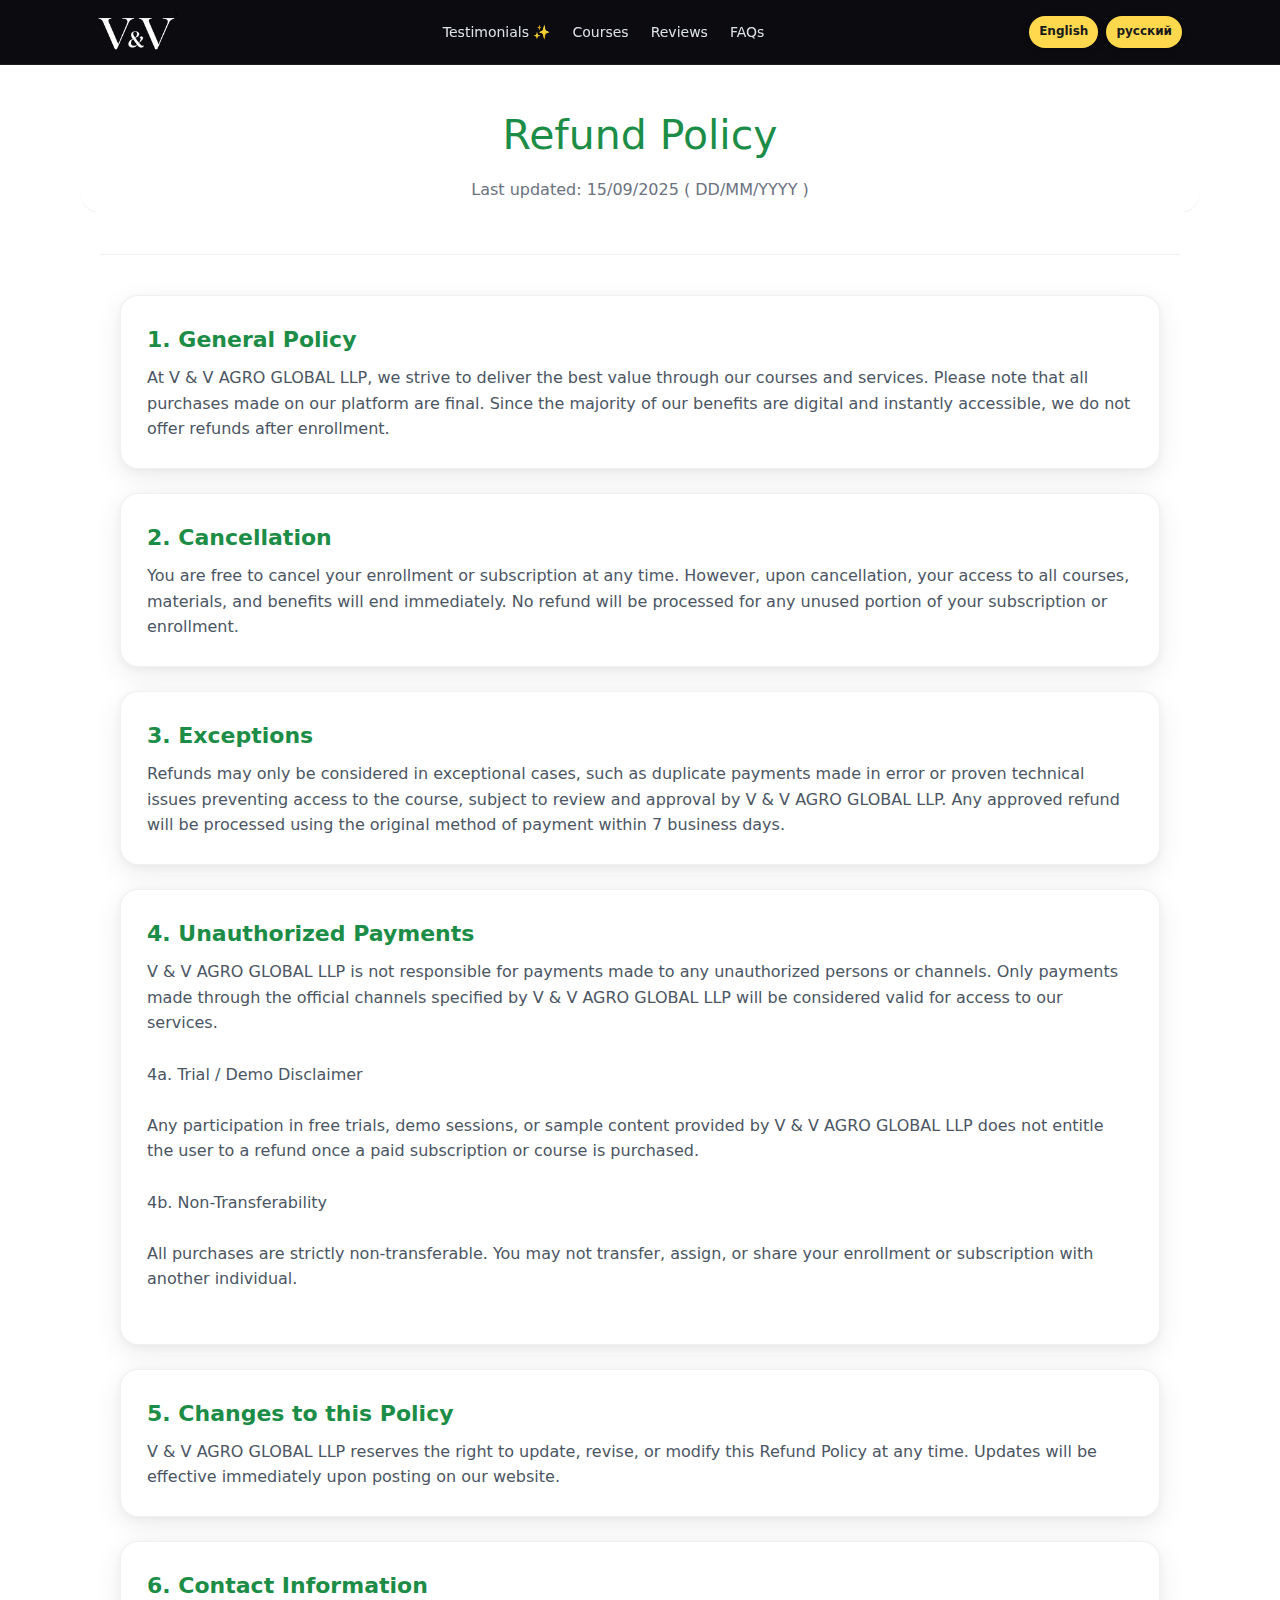
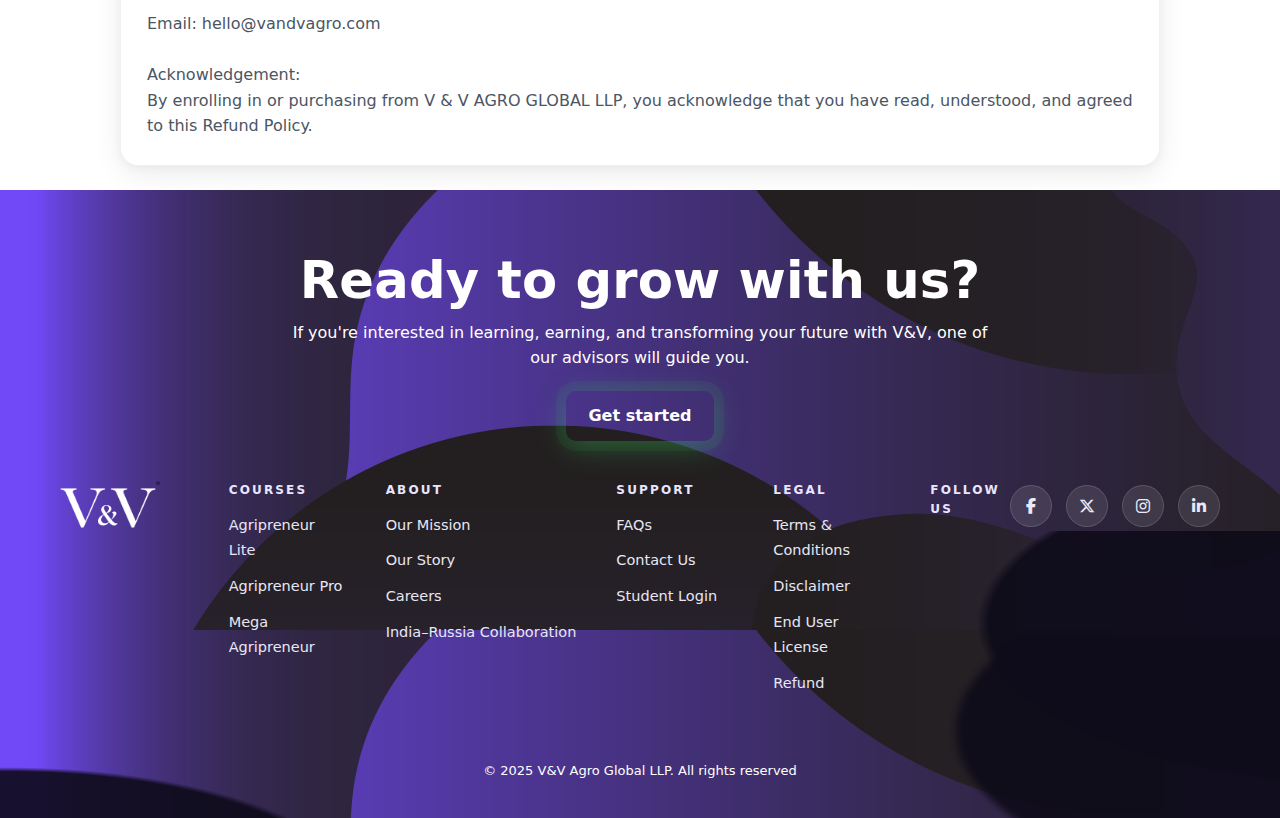
<file: refund.html>
<!doctype html>
<html lang="en">
<head>
<meta charset="utf-8" />
<meta name="viewport" content="width=device-width,initial-scale=1" />
<title>Refund Policy • V&V</title>
<link rel="stylesheet" href="https://cdnjs.cloudflare.com/ajax/libs/font-awesome/6.5.0/css/all.min.css"/>


<style>
  :root{
    --container: 1120px;
    --radius-lg: 20px;
    --radius-md: 16px;
    --shadow: 0 8px 28px rgba(0,0,0,.08), 0 2px 8px rgba(0,0,0,.04);
    --accent:#1faa55;
    --muted:#667085;
    --ink:#101828;
    --card:#fff;
    --divider: rgba(0,0,0,.09);
  }

  *{box-sizing:border-box}
  html,body{height:100%}
  body{
    margin:0;
    font:16px/1.6 ui-sans-serif, system-ui, -apple-system, Segoe UI, Roboto, "Helvetica Neue", Arial;
    color:var(--ink);
    background:#f5f5f5;
    -webkit-font-smoothing:antialiased; -moz-osx-font-smoothing:grayscale;
  }

  /* ===== NAVBAR STRIP ===== */
  .nav-wrap{
    background:
      url("") center/cover no-repeat,
      #0b0b10;
    border-bottom: 1px solid rgba(255,255,255,.08);
  }
  .nav{
    max-width:var(--container);
    margin:0 auto;
    height:64px;
    padding:0 18px;
    display:flex; align-items:center; justify-content:space-between;
    color:#e9eef5;
  }
  .brand{display:flex; align-items:center; gap:10px; font-weight:800; letter-spacing:.4px}
  .brand img{ height:28px; width:auto; display:block }
  .menu{ display:flex; gap:22px; align-items:center; opacity:.95; font-size:14px }
  .menu a{ color:#e9eef5; text-decoration:none; position:relative }
  .menu a::after{ content:""; position:absolute; left:0; right:0; bottom:-6px; height:2px; background:transparent; transition:background .2s ease }
  .menu a:hover::after{ background:rgba(255,255,255,.5) }
  .lang{ display:flex; gap:8px }
  .pill{
    background:#ffd84d; color:#191a1c; font-weight:700;
    padding:6px 10px; border-radius:999px; font-size:12px;
    box-shadow:0 2px 10px rgba(0,0,0,.2); cursor:pointer;
  }

  /* ===== PAGE WRAP ===== */
  .wrap{ max-width:var(--container); margin:0 auto; padding: 24px 20px 0; background:#fff }
  .hero{ background:#fff; border-radius: 0 0 var(--radius-lg) var(--radius-lg); padding:32px 22px 10px; box-shadow: 0 1px 0 rgba(0,0,0,.06) }
  .hero h1{ margin:6px 0 8px; text-align:center; color:#1c8d46; font-size: clamp(28px, 3.2vw, 42px); font-weight:500 }
  .hero p{ margin:0 auto; text-align:center; max-width:820px; color:#6b7280; font-size: clamp(14px, 1.6vw, 16px) }
  .divider{ height:1px; background:var(--divider); opacity:.6; margin: 18px 0 }

  /* ===== TERMS CARDS ===== */
  .section{ max-width:var(--container); margin:0 auto; padding: 6px 20px 0; background:#fff }
  .card{ background:var(--card); border:1px solid rgba(16,24,40,.06); border-radius: 18px; box-shadow: var(--shadow); padding: 26px 26px; margin: 16px 0 24px }
  .card h3{ margin:0 0 8px; color:#1c8d46; font-size: clamp(18px, 2.2vw, 22px); font-weight:600 }
  .card p{ margin:0; color:#4b5563; font-size: clamp(14px, 1.9vw, 16px) }

  /* ===== STANDALONE NEXT BUTTON (just above footer, right side) ===== */
  .next-bar{
    max-width:var(--container); margin: 6px auto 6px; padding: 0 20px;
    background:#fff; text-align:right;
  }
  .btn-next{
    display:inline-block; padding:10px 18px; border-radius:999px;
    background:#1c8d46; color:#fff; text-decoration:none; font-weight:700;
    border:1px solid rgba(255,255,255,.12);
    box-shadow:0 10px 28px rgba(28,141,70,.28);
  }
  .btn-next:hover{ background:#166534 }

  /* ===== CTA + FOOTER ===== */
  .cta-wrap{ margin-top: 24px; background: #100e1b }
  .cta-bg{ background: url("./images/bgimage1.png") center/cover no-repeat }
  .cta{ max-width:var(--container); margin:0 auto; padding: 54px 20px 82px; text-align:center; color:#f0ecff }
  .cta h2{ margin:0 0 10px; font-weight:800; font-size: clamp(22px, 3vw, 34px) }
  .cta p.small{ margin:0 auto; max-width:820px; color:#cfd2ff; opacity:.92 }
  .cta .btn{ display:inline-block; margin-top:18px; padding:10px 18px; border-radius:999px; font-weight:700; text-decoration:none; background:#1c8d46; color:#fff; border:1px solid rgba(255,255,255,.12); box-shadow:0 10px 32px rgba(28,141,70,.34) }

  .footer{ max-width:var(--container); margin:0 auto; padding: 0 20px 18px; color:#d9dbff; font-size:13px }
  .footer-grid{ display:grid; grid-template-columns: 1.2fr 1fr 1fr 1fr 1fr; gap:20px }
  .footer h4{ margin:0 0 10px; font-size:13px; opacity:.9 }
  .footer a{ color:#e9eaff; text-decoration:none; opacity:.85 }
  .social{ display:flex; gap:10px; align-items:center }
  .dot{ width:28px; height:28px; border-radius:50%; display:inline-grid; place-items:center; background: rgba(255,255,255,.12) }
  .copyright{ text-align:center; opacity:.8; margin-top:10px; padding-bottom:6px }

  /* ====== RESPONSIVE ====== */
  @media (max-width: 1024px){
    :root{ --container: 920px }
    .footer-grid{ grid-template-columns: 1.2fr 1fr 1fr; row-gap:22px }
  }
  @media (max-width: 768px){
    :root{ --container: 680px }
    .nav{ height:58px }
    .menu{ display:none }  /* mobile: hide center menu */
    .lang .pill{ padding:6px 9px }
    .card{ padding:20px }
    .cta{ padding: 44px 16px 64px }
  }
  @media (max-width: 480px){
    :root{ --container: 520px }
    .nav{ padding:0 12px }
    .hero{ padding:24px 16px 8px }
    .card{ padding:16px 14px; border-radius: var(--radius-md) }
    .footer-grid{ grid-template-columns: 1fr 1fr }
  }

  /* Hide Google’s default widget visually (we control via pills) */
  #google_translate_element{ position:absolute; left:-9999px; top:-9999px }
  .goog-te-banner-frame.skiptranslate{ display:none !important }
  body{ top:0 !important }
</style>
</head>

<body style="background-color: white;">
  <!-- Google Translate container (hidden via CSS) -->
 

  <!-- NAVBAR -->
  <header class="nav-wrap">
    <div class="nav">
      <div class="brand">
        <img src="./images/logo.png" alt="" style="width: 80px; height: 40px;">
      </div>

      <nav class="menu" aria-label="Primary">
        <a href="index.html">Testimonials ✨</a>
        <a href="index.html">Courses</a>
        <a href="index.html">Reviews</a>
        <a href="index.html">FAQs</a>
      </nav>

      <div class="lang">
        <span class="pill">English</span>
        <span class="pill">русский</span>
      </div>
    </div>
  </header>
<div id="google_translate_element"></div>
  <!-- PAGE CONTENT -->
  <main>
    <div class="wrap hero">
      <h1>Refund Policy</h1>
      <p>Last updated: 15/09/2025 ( DD/MM/YYYY )</p>
    </div>

    <div class="wrap">
      <div class="divider"></div>

      <section class="section">
        <article class="card">
          <h3>1. General Policy</h3>
          <p>At V &amp; V AGRO GLOBAL LLP, we strive to deliver the best value through our courses and
services. Please note that all purchases made on our platform are final. Since the majority of
our benefits are digital and instantly accessible, we do not offer refunds after enrollment.</p>
        </article>

        <article class="card">
          <h3>2. Cancellation</h3>
          <p>You are free to cancel your enrollment or subscription at any time. However, upon
cancellation, your access to all courses, materials, and benefits will end immediately. No
refund will be processed for any unused portion of your subscription or enrollment.</p>
        </article>

        <article class="card">
          <h3>3. Exceptions</h3>
          <p>Refunds may only be considered in exceptional cases, such as duplicate payments made in
error or proven technical issues preventing access to the course, subject to review and
approval by V &amp; V AGRO GLOBAL LLP. Any approved refund will be processed using the
original method of payment within 7 business days.</p>
        </article>

        <article class="card">
          <h3>4. Unauthorized Payments</h3>
          <p>V &amp; V AGRO GLOBAL LLP is not responsible for payments made to any unauthorized
persons or channels. Only payments made through the official channels specified by V &amp; V
AGRO GLOBAL LLP will be considered valid for access to our services. <br><br>
4a. Trial / Demo Disclaimer <br><br>
Any participation in free trials, demo sessions, or sample content provided by V &amp; V AGRO
GLOBAL LLP does not entitle the user to a refund once a paid subscription or course is
purchased. <br><br>
4b. Non-Transferability <br><br>
All purchases are strictly non-transferable. You may not transfer, assign, or share your
enrollment or subscription with another individual. <br><br>

        </article>


        <article class="card">
          <h3>5. Changes to this Policy </h3>
          <p>V &amp; V AGRO GLOBAL LLP reserves the right to update, revise, or modify this Refund Policy
at any time. Updates will be effective immediately upon posting on our website.</p>
        </article>

        <article class="card">
          <h3>6. Contact Information</h3>
          <p>Email: hello@vandvagro.com <br><br>
Acknowledgement: <br>
By enrolling in or purchasing from V &amp; V AGRO GLOBAL LLP, you acknowledge that you
have read, understood, and agreed to this Refund Policy.</p>
        </article>
      </section>
    </div>

   


    <!-- CTA + FOOTER -->
    <footer class="vv-footer" style="background-image: url(./images/bgimage1.png);">
  <!-- CTA -->
  <div class="vv-cta">
    <h2 style="color: white; font-weight: 700;">Ready to grow with us?</h2>
    <p style="color: white;">If you're interested in learning, earning, and transforming your future with V&V, one of our advisors will guide you.</p>
    <a href="#get-started" class="vv-btn" style="color: white;">Get started</a>
  </div>

  <!-- Footer content -->
  <div class="vv-wrap">
    <div class="col brand">
      <img src="./images/logo.png" alt="" style="width: 100px; height: 50px;">
    </div>

    <div class="col">
      <h4>COURSES</h4>
      <ul>
        <li><a href="#" style="font-size: 14.5px;">Agripreneur Lite</a></li>
        <li><a href="#"style="font-size: 14.5px;">Agripreneur Pro</a></li>
        <li><a href="#"style="font-size: 14.5px;">Mega Agripreneur</a></li>
      </ul>
    </div>

    <div class="col">
      <h4>ABOUT</h4>
      <ul>
        <li><a href="#"style="font-size: 14.5px;">Our Mission</a></li>
        <li><a href="#"style="font-size: 14.5px;">Our Story</a></li>
        <li><a href="#"style="font-size: 14.5px;">Careers</a></li>
        <li><a href="#"style="font-size: 14.5px;white-space:nowrap; ">India–Russia Collaboration</a></li>
      </ul>
    </div>

    <div class="col">
      <h4>SUPPORT</h4>
      <ul>
        <li><a href="#"style="font-size: 14.5px;">FAQs</a></li>
        <li><a href="#"style="font-size: 14.5px;">Contact Us</a></li>
        <li><a href="#"style="font-size: 14.5px;">Student Login</a></li>
      </ul>
    </div>

    <div class="col">
      <h4>LEGAL</h4>
      <ul>
        <li><a href="updatep.html"style="font-size: 14.5px;">Terms &amp; Conditions</a></li>
         <li><a href="disclemer.html"style="font-size: 14.5px;">Disclaimer</a></li>
          <li><a href="licence.html"style="font-size: 14.5px;">End User License</a></li>
           <li><a href="refund.html"style="font-size: 14.5px;">Refund</a></li>
      </ul>
    </div>

    <div class="col social">
      <h4>FOLLOW US</h4>
      <div class="icons">
        <a aria-label="Facebook" href="#"><i class="fa-brands fa-facebook-f"></i></a>
        <a aria-label="X" href="#"><i class="fa-brands fa-x-twitter"></i></a>
        <a aria-label="Instagram" href="#"><i class="fa-brands fa-instagram"></i></a>
        <a aria-label="LinkedIn" href="#"><i class="fa-brands fa-linkedin-in"></i></a>
      </div>
    </div>
  </div>

  <div class="vv-copy" style="color: white;">© 2025 V&V Agro Global LLP. All rights reserved</div>
</footer>

<style>
  .vv-copy{
  text-align: center !important;
}


  .vv-footer{
    position: relative;
    isolation:isolate;
    color:var(--ink);
    overflow:hidden;
    padding-top:64px;
    background:
      radial-gradient(1200px 600px at 15% 10%, rgba(255,255,255,.06), transparent 60%),
      radial-gradient(900px 500px at 85% 20%, rgba(0,0,0,.25), transparent 60%),
      linear-gradient(90deg, var(--violet-deep) 0%, #3b2376 40%, #2c1a6a 60%, var(--violet-deep) 100%);
  }

  /* abstract blobs (like screenshot) */
  .vv-footer::before,
  .vv-footer::after{
    content:"";
    position:absolute; inset:auto -15% -18% -15%;
    height:70%;
    background:
      radial-gradient(58% 70% at 20% 90%, #0e0b1a 0 60%, transparent 62%) 0 100%/60% 70% no-repeat,
      radial-gradient(60% 80% at 90% 30%, #0e0b1a 0 64%, transparent 66%) 100% 30%/60% 70% no-repeat;
    opacity:.9;
    z-index:0;
  }
  .vv-footer::before{
    inset:auto -10% -35% -10%;
    filter: blur(2px);
  }

  /* CTA */
  .vv-cta{
    text-align:center;
    max-width:920px;
    margin:0 auto 40px;
    padding:0 16px;
    position:relative;
    z-index:1;
  }
  .vv-cta h2{
    font-size: clamp(28px, 4vw, 54px);
    line-height:1.05;
    margin:0 0 12px;
    font-weight:800;
    letter-spacing:.2px;
  }
  .vv-cta p{
    margin:0 auto 20px;
    max-width:720px;
    color:var(--muted);
  }
  .vv-btn{
    display:inline-block;
    padding:12px 22px;
    background:linear-gradient(180deg, var(--btn), #1fa650);
    color:#08130a;
    border-radius:10px;
    font-weight:700;
    text-decoration:none;
    box-shadow:0 0 0 10px rgba(52,199,89,.08), 0 6px 30px rgba(52,199,89,.35);
    transition: transform .18s ease, box-shadow .2s ease;
  }
  .vv-btn:hover{ transform: translateY(-1px); box-shadow:0 0 0 12px rgba(52,199,89,.10), 0 10px 36px rgba(52,199,89,.45)}

  /* Grid */
  .vv-wrap{
    position:relative;
    z-index:1;
    max-width:1200px;
    margin:40px auto 28px;
    padding:0 20px 10px;
    display:grid;
    grid-template-columns: 1.1fr repeat(4, 1fr) 1.2fr;
    gap:28px 40px;
    align-items:start;
  }

  .col h4{
    font-size:12px;
    letter-spacing:.18em;
    color:#e9e5ff;
    margin:0 0 12px;
  }
  .col ul{list-style:none; padding:0; margin:0}
  .col li{margin:10px 0}
  .col a{color:#e7e7f4; text-decoration:none}
  .col a:hover{ text-decoration:underline }

  /* brand */
  .brand .logo{
    font-family: "Georgia", "Times New Roman", serif;
    font-size:54px;
    font-weight:700;
    line-height:1;
    letter-spacing:.02em;
    color:#fff;
  }

  /* social */
  .social .icons{ display:flex; gap:14px; }
  .social .icons a{
    width:42px; height:42px; border-radius:50%;
    display:grid; place-items:center;
    background:rgba(255,255,255,.1);
    color:#e9e9f7; font-size:16px;
    border:1px solid rgba(255,255,255,.14);
    transition: transform .15s ease, background .2s ease, border-color .2s ease;
  }
  .social .icons a:hover{ transform:translateY(-2px); background:rgba(255,255,255,.18); border-color:rgba(255,255,255,.26) }

  /* copyright */
  .vv-copy{
    position:relative; z-index:1;
    padding:18px 22px 36px;
    color:#b7b7c8;
    font-size:13px;
    max-width:1200px; margin:0 auto;
  }

  /* Responsive */
  @media (max-width: 1024px){
    .vv-wrap{
      grid-template-columns: 1fr 1fr;
      gap:28px;
    }
    .brand{ grid-column: 1 / -1; }
  }
  @media (max-width: 640px){
    .vv-cta{ margin-bottom: 24px; }
    .vv-wrap{
      grid-template-columns: 1fr;
    }
    .brand .logo{ font-size:42px; }
    .social .icons a{ width:38px; height:38px; font-size:15px; }
    .vv-copy{ padding-bottom:28px; }
  }
</style>
  </main>

  <!-- ===== EXISTING TIMER (unchanged) ===== -->
  <script>
  (function(){
    const ROOT = document.getElementById('vv48');
    if(!ROOT) return;
    const HOURS    = +ROOT.dataset.hours || 48;
    const DURATION = HOURS * 60 * 60 * 1000;
    const KEY      = (ROOT.id || 'vv48') + '_start_at';
    function setStart(t){
      try{ localStorage.setItem(KEY, String(t)); }
      catch(e){
        document.cookie = KEY + '=' + encodeURIComponent(String(t)) +
          '; max-age=' + Math.ceil(DURATION/1000) + '; path=/; SameSite=Lax';
      }
    }
    function getCookie(name){
      if(!document.cookie) return null;
      const parts = document.cookie.split('; ');
      for(const part of parts){
        const eq = part.indexOf('=');
        if(eq < 0) continue;
        const k = part.slice(0, eq);
        if(k === name) return decodeURIComponent(part.slice(eq+1));
      }
      return null;
    }
    function getStart(){
      try{
        const v = localStorage.getItem(KEY);
        if(v !== null) return Number(v);
      }catch(e){}
      const c = getCookie(KEY);
      return c ? Number(c) : null;
    }
    function clearStart(){
      try{ localStorage.removeItem(KEY); }catch(e){}
      document.cookie = KEY + '=; max-age=0; path=/; SameSite=Lax';
    }
    let start = getStart();
    if(!start || isNaN(start)){ start = Date.now(); setStart(start); }
    const end = start + DURATION;
    const dd = ROOT.querySelector('.dd');
    const hh = ROOT.querySelector('.hh');
    const mm = ROOT.querySelector('.mm');
    const ss = ROOT.querySelector('.ss');
    const pad = n => String(n).padStart(2,'0');
    let tmo;
    function render(){
      const now  = Date.now();
      let left   = Math.max(0, end - now);
      if(left <= 0){
        if(dd) dd.textContent = '00';
        if(hh) hh.textContent = '00';
        if(mm) mm.textContent = '00';
        if(ss) ss.textContent = '00';
        return;
      }
      const days  = Math.floor(left / 86400000); left -= days  * 86400000;
      const hours = Math.floor(left / 3600000);  left -= hours * 3600000;
      const mins  = Math.floor(left / 60000);    left -= mins  * 60000;
      const secs  = Math.floor(left / 1000);
      if(dd) dd.textContent = pad(days);
      if(hh) hh.textContent = pad(hours);
      if(mm) mm.textContent = pad(mins);
      if(ss) ss.textContent = pad(secs);
      clearTimeout(tmo);
      tmo = setTimeout(render, 1000 - (Date.now() % 1000) + 2);
    }
    window.addEventListener('storage', e => { if(e.key === KEY) location.reload(); });
    window.vv48Reset = () => { clearStart(); location.reload(); };
    render();
  })();
  </script>

  <!-- ===== NEXT BUTTON ACTION: scroll to CTA ===== -->
  <script>
    document.getElementById('nextBtn')?.addEventListener('click', () => {
      document.querySelector('.cta')?.scrollIntoView({ behavior: 'smooth', block: 'start' });
    });
  </script>

  <!-- ===== GOOGLE TRANSLATE (English / Russian pills) ===== -->
  <!-- ===== GOOGLE TRANSLATE (English / Russian pills) + NAV/PILL I18N ===== -->
<script>
  function googleTranslateElementInit(){
    new google.translate.TranslateElement({
      pageLanguage: 'en',
      includedLanguages: 'en,ru',
      autoDisplay: false
    }, 'google_translate_element');
  }

  // Trigger Google Translate language switch
  function doGTranslate(lang){
    var select = document.querySelector('select.goog-te-combo');
    if(!select){ setTimeout(function(){ doGTranslate(lang); }, 400); return; }
    select.value = lang;
    select.dispatchEvent(new Event('change'));
  }

  // --- Simple UI dictionary for navbar + pills ---
  const I18N = {
    en: {
      testimonials: 'Testimonials ✨',
      courses: 'Courses',
      reviews: 'Reviews',
      faqs: 'FAQs',
      pillEn: 'English',
      pillRu: 'русский'
    },
    ru: {
      testimonials: 'Отзывы ✨',
      courses: 'Курсы',
      reviews: 'Рецензии',
      faqs: 'Вопросы и ответы',
      pillEn: 'Английский',
      pillRu: 'Русский'
    }
  };

  function setLanguageUI(lang){
    const t = I18N[lang] || I18N.en;

    // Navbar labels (first 4 links of .menu)
    const menu = document.querySelector('.menu');
    if(menu){
      menu.classList.add('notranslate'); // prevent Google from auto-translating these again
      const links = menu.querySelectorAll('a');
      if(links[0]) links[0].textContent = t.testimonials;
      if(links[1]) links[1].textContent = t.courses;
      if(links[2]) links[2].textContent = t.reviews;
      if(links[3]) links[3].textContent = t.faqs;
    }

    // Language pills text
    const langWrap = document.querySelector('.lang');
    if(langWrap){
      langWrap.classList.add('notranslate');
      const pills = langWrap.querySelectorAll('.pill');
      if(pills[0]) pills[0].textContent = t.pillEn; // left pill
      if(pills[1]) pills[1].textContent = t.pillRu; // right pill
    }
  }

  // Bind pills
  document.addEventListener('DOMContentLoaded', function(){
    setLanguageUI('en'); // initial

    var pills = document.querySelectorAll('.lang .pill');
    pills.forEach(function(p){
      var txt = p.textContent.trim().toLowerCase();
      // English pill
      if(txt.includes('english') || txt.includes('англий')){
        p.addEventListener('click', function(){
          setLanguageUI('en');
          doGTranslate('en');
        });
      }
      // Russian pill
      if(txt.includes('рус') || txt.includes('russ')){
        p.addEventListener('click', function(){
          setLanguageUI('ru');
          doGTranslate('ru');
        });
      }
    });
  });
</script>

<script>
  document.getElementById('prevBtn')?.addEventListener('click', () => {
    window.scrollTo({ top: 0, behavior: 'smooth' });
  });
</script>

<script src="https://translate.google.com/translate_a/element.js?cb=googleTranslateElementInit"></script>

</body>
</html>
</file>
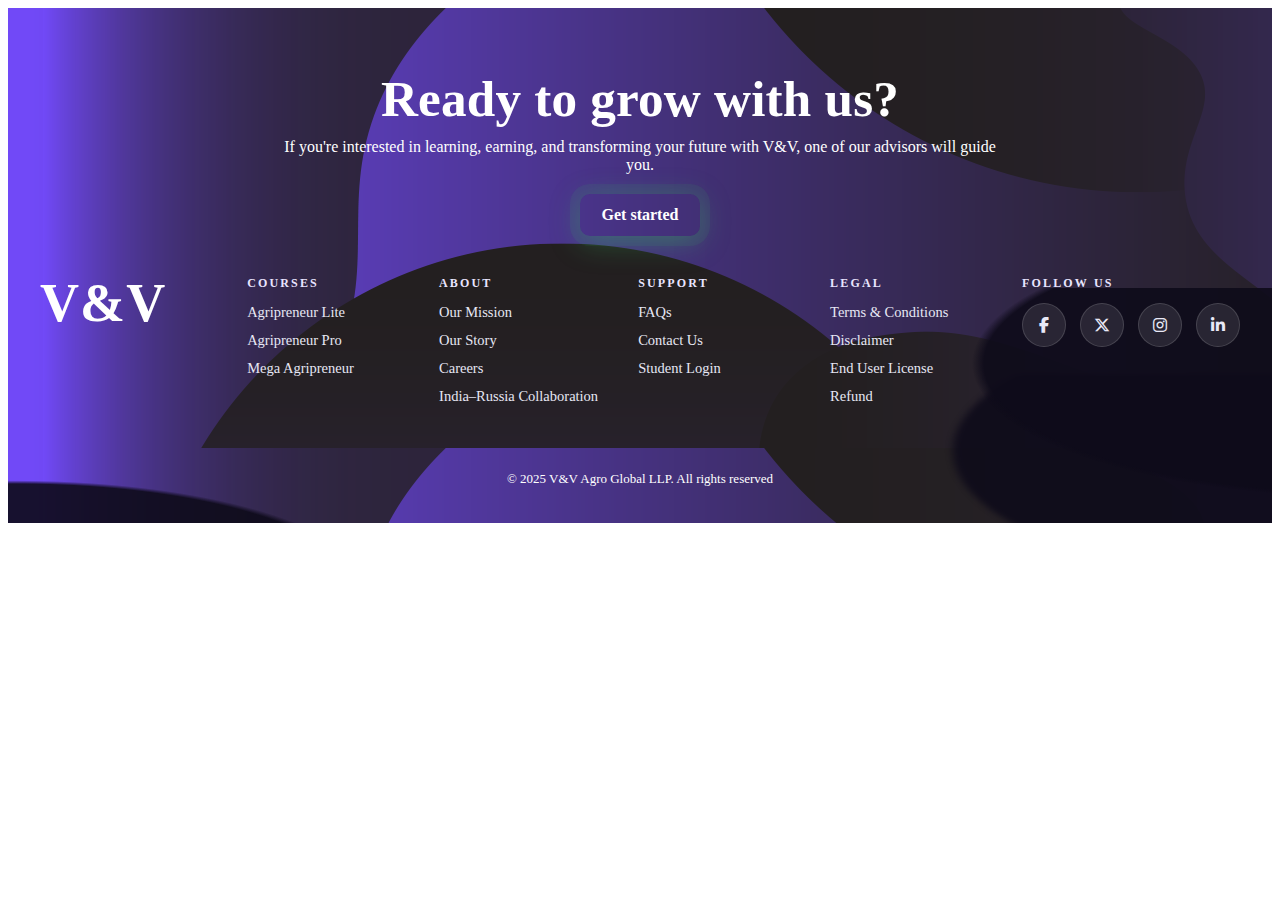
<file: test.html>
<!DOCTYPE html>
<html lang="en">
<head>
  <meta charset="UTF-8">
  <meta name="viewport" content="width=device-width, initial-scale=1.0">
  <title>Footer UI</title>
 
</head>
<body>
<!-- Font Awesome (icons for social) -->
<link rel="stylesheet" href="https://cdnjs.cloudflare.com/ajax/libs/font-awesome/6.5.0/css/all.min.css"/>

<footer class="vv-footer" style="background-image: url(./images/bgimage1.png);">
  <!-- CTA -->
  <div class="vv-cta">
    <h2 style="color: white;">Ready to grow with us?</h2>
    <p style="color: white;">If you're interested in learning, earning, and transforming your future with V&V, one of our advisors will guide you.</p>
    <a href="#get-started" class="vv-btn" style="color: white;">Get started</a>
  </div>

  <!-- Footer content -->
  <div class="vv-wrap">
    <div class="col brand">
      <div class="logo">V&amp;V</div>
    </div>

    <div class="col">
      <h4>COURSES</h4>
      <ul>
        <li><a href="#" style="font-size: 14.5px;">Agripreneur Lite</a></li>
        <li><a href="#"style="font-size: 14.5px;">Agripreneur Pro</a></li>
        <li><a href="#"style="font-size: 14.5px;">Mega Agripreneur</a></li>
      </ul>
    </div>

    <div class="col">
      <h4>ABOUT</h4>
      <ul>
        <li><a href="#"style="font-size: 14.5px;">Our Mission</a></li>
        <li><a href="#"style="font-size: 14.5px;">Our Story</a></li>
        <li><a href="#"style="font-size: 14.5px;">Careers</a></li>
        <li><a href="#"style="font-size: 14.5px;white-space:nowrap; ">India–Russia Collaboration</a></li>
      </ul>
    </div>

    <div class="col">
      <h4>SUPPORT</h4>
      <ul>
        <li><a href="#"style="font-size: 14.5px;">FAQs</a></li>
        <li><a href="#"style="font-size: 14.5px;">Contact Us</a></li>
        <li><a href="#"style="font-size: 14.5px;">Student Login</a></li>
      </ul>
    </div>

    <div class="col">
      <h4>LEGAL</h4>
      <ul>
        <li><a href="updatep.html"style="font-size: 14.5px;">Terms &amp; Conditions</a></li>
         <li><a href="disclemer.html"style="font-size: 14.5px;">Disclaimer</a></li>
          <li><a href="licence.html"style="font-size: 14.5px;">End User License</a></li>
           <li><a href="refund.html"style="font-size: 14.5px;">Refund</a></li>
      </ul>
    </div>

    <div class="col social">
      <h4>FOLLOW US</h4>
      <div class="icons">
        <a aria-label="Facebook" href="#"><i class="fa-brands fa-facebook-f"></i></a>
        <a aria-label="X" href="#"><i class="fa-brands fa-x-twitter"></i></a>
        <a aria-label="Instagram" href="#"><i class="fa-brands fa-instagram"></i></a>
        <a aria-label="LinkedIn" href="#"><i class="fa-brands fa-linkedin-in"></i></a>
      </div>
    </div>
  </div>

  <div class="vv-copy" style="color: white;">© 2025 V&V Agro Global LLP. All rights reserved</div>
</footer>

<style>
  .vv-copy{
  text-align: center !important;
}


  .vv-footer{
    position: relative;
    isolation:isolate;
    color:var(--ink);
    overflow:hidden;
    padding-top:64px;
    background:
      radial-gradient(1200px 600px at 15% 10%, rgba(255,255,255,.06), transparent 60%),
      radial-gradient(900px 500px at 85% 20%, rgba(0,0,0,.25), transparent 60%),
      linear-gradient(90deg, var(--violet-deep) 0%, #3b2376 40%, #2c1a6a 60%, var(--violet-deep) 100%);
  }

  /* abstract blobs (like screenshot) */
  .vv-footer::before,
  .vv-footer::after{
    content:"";
    position:absolute; inset:auto -15% -18% -15%;
    height:70%;
    background:
      radial-gradient(58% 70% at 20% 90%, #0e0b1a 0 60%, transparent 62%) 0 100%/60% 70% no-repeat,
      radial-gradient(60% 80% at 90% 30%, #0e0b1a 0 64%, transparent 66%) 100% 30%/60% 70% no-repeat;
    opacity:.9;
    z-index:0;
  }
  .vv-footer::before{
    inset:auto -10% -35% -10%;
    filter: blur(2px);
  }

  /* CTA */
  .vv-cta{
    text-align:center;
    max-width:920px;
    margin:0 auto 40px;
    padding:0 16px;
    position:relative;
    z-index:1;
  }
  .vv-cta h2{
    font-size: clamp(28px, 4vw, 54px);
    line-height:1.05;
    margin:0 0 12px;
    font-weight:800;
    letter-spacing:.2px;
  }
  .vv-cta p{
    margin:0 auto 20px;
    max-width:720px;
    color:var(--muted);
  }
  .vv-btn{
    display:inline-block;
    padding:12px 22px;
    background:linear-gradient(180deg, var(--btn), #1fa650);
    color:#08130a;
    border-radius:10px;
    font-weight:700;
    text-decoration:none;
    box-shadow:0 0 0 10px rgba(52,199,89,.08), 0 6px 30px rgba(52,199,89,.35);
    transition: transform .18s ease, box-shadow .2s ease;
  }
  .vv-btn:hover{ transform: translateY(-1px); box-shadow:0 0 0 12px rgba(52,199,89,.10), 0 10px 36px rgba(52,199,89,.45)}

  /* Grid */
  .vv-wrap{
    position:relative;
    z-index:1;
    max-width:1200px;
    margin:40px auto 28px;
    padding:0 20px 10px;
    display:grid;
    grid-template-columns: 1.1fr repeat(4, 1fr) 1.2fr;
    gap:28px 40px;
    align-items:start;
  }

  .col h4{
    font-size:12px;
    letter-spacing:.18em;
    color:#e9e5ff;
    margin:0 0 12px;
  }
  .col ul{list-style:none; padding:0; margin:0}
  .col li{margin:10px 0}
  .col a{color:#e7e7f4; text-decoration:none}
  .col a:hover{ text-decoration:underline }

  /* brand */
  .brand .logo{
    font-family: "Georgia", "Times New Roman", serif;
    font-size:54px;
    font-weight:700;
    line-height:1;
    letter-spacing:.02em;
    color:#fff;
  }

  /* social */
  .social .icons{ display:flex; gap:14px; }
  .social .icons a{
    width:42px; height:42px; border-radius:50%;
    display:grid; place-items:center;
    background:rgba(255,255,255,.1);
    color:#e9e9f7; font-size:16px;
    border:1px solid rgba(255,255,255,.14);
    transition: transform .15s ease, background .2s ease, border-color .2s ease;
  }
  .social .icons a:hover{ transform:translateY(-2px); background:rgba(255,255,255,.18); border-color:rgba(255,255,255,.26) }

  /* copyright */
  .vv-copy{
    position:relative; z-index:1;
    padding:18px 22px 36px;
    color:#b7b7c8;
    font-size:13px;
    max-width:1200px; margin:0 auto;
  }

  /* Responsive */
  @media (max-width: 1024px){
    .vv-wrap{
      grid-template-columns: 1fr 1fr;
      gap:28px;
    }
    .brand{ grid-column: 1 / -1; }
  }
  @media (max-width: 640px){
    .vv-cta{ margin-bottom: 24px; }
    .vv-wrap{
      grid-template-columns: 1fr;
    }
    .brand .logo{ font-size:42px; }
    .social .icons a{ width:38px; height:38px; font-size:15px; }
    .vv-copy{ padding-bottom:28px; }
  }
</style>

  

</body>
</html>
</file>
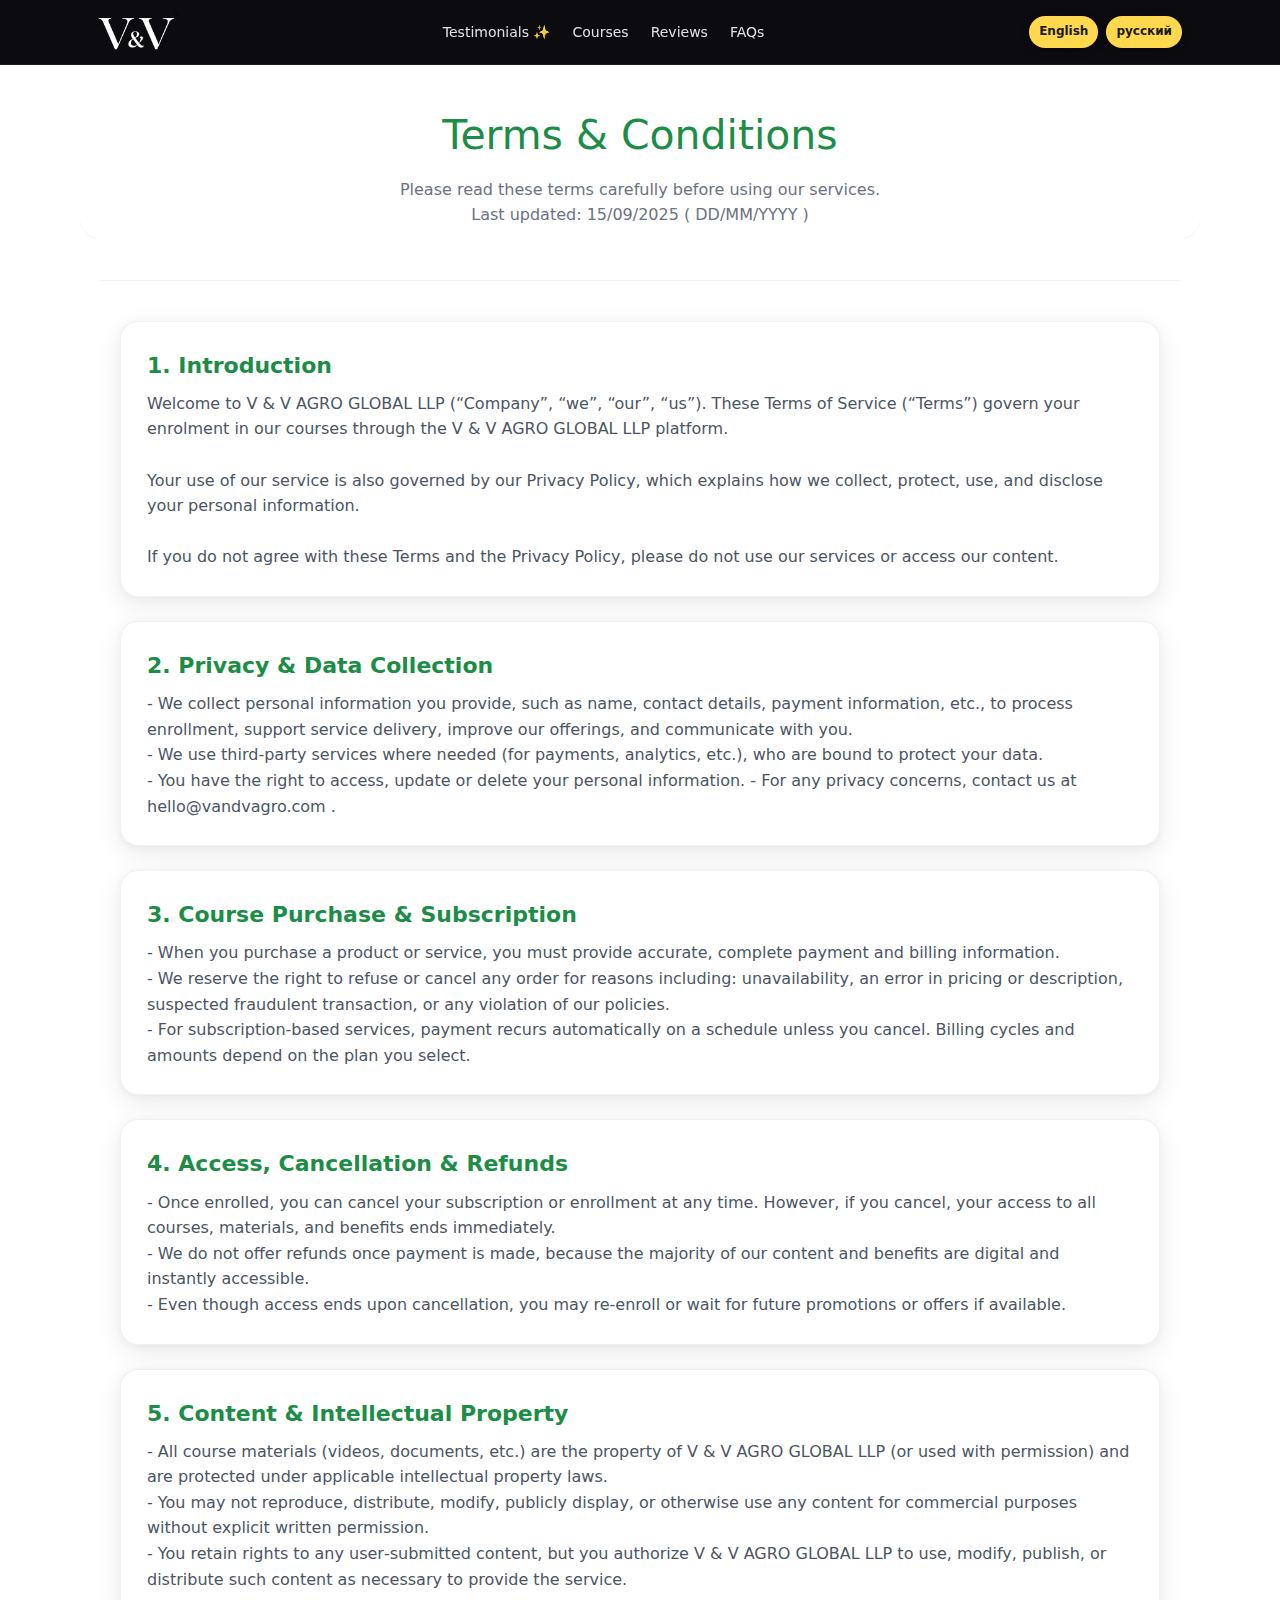
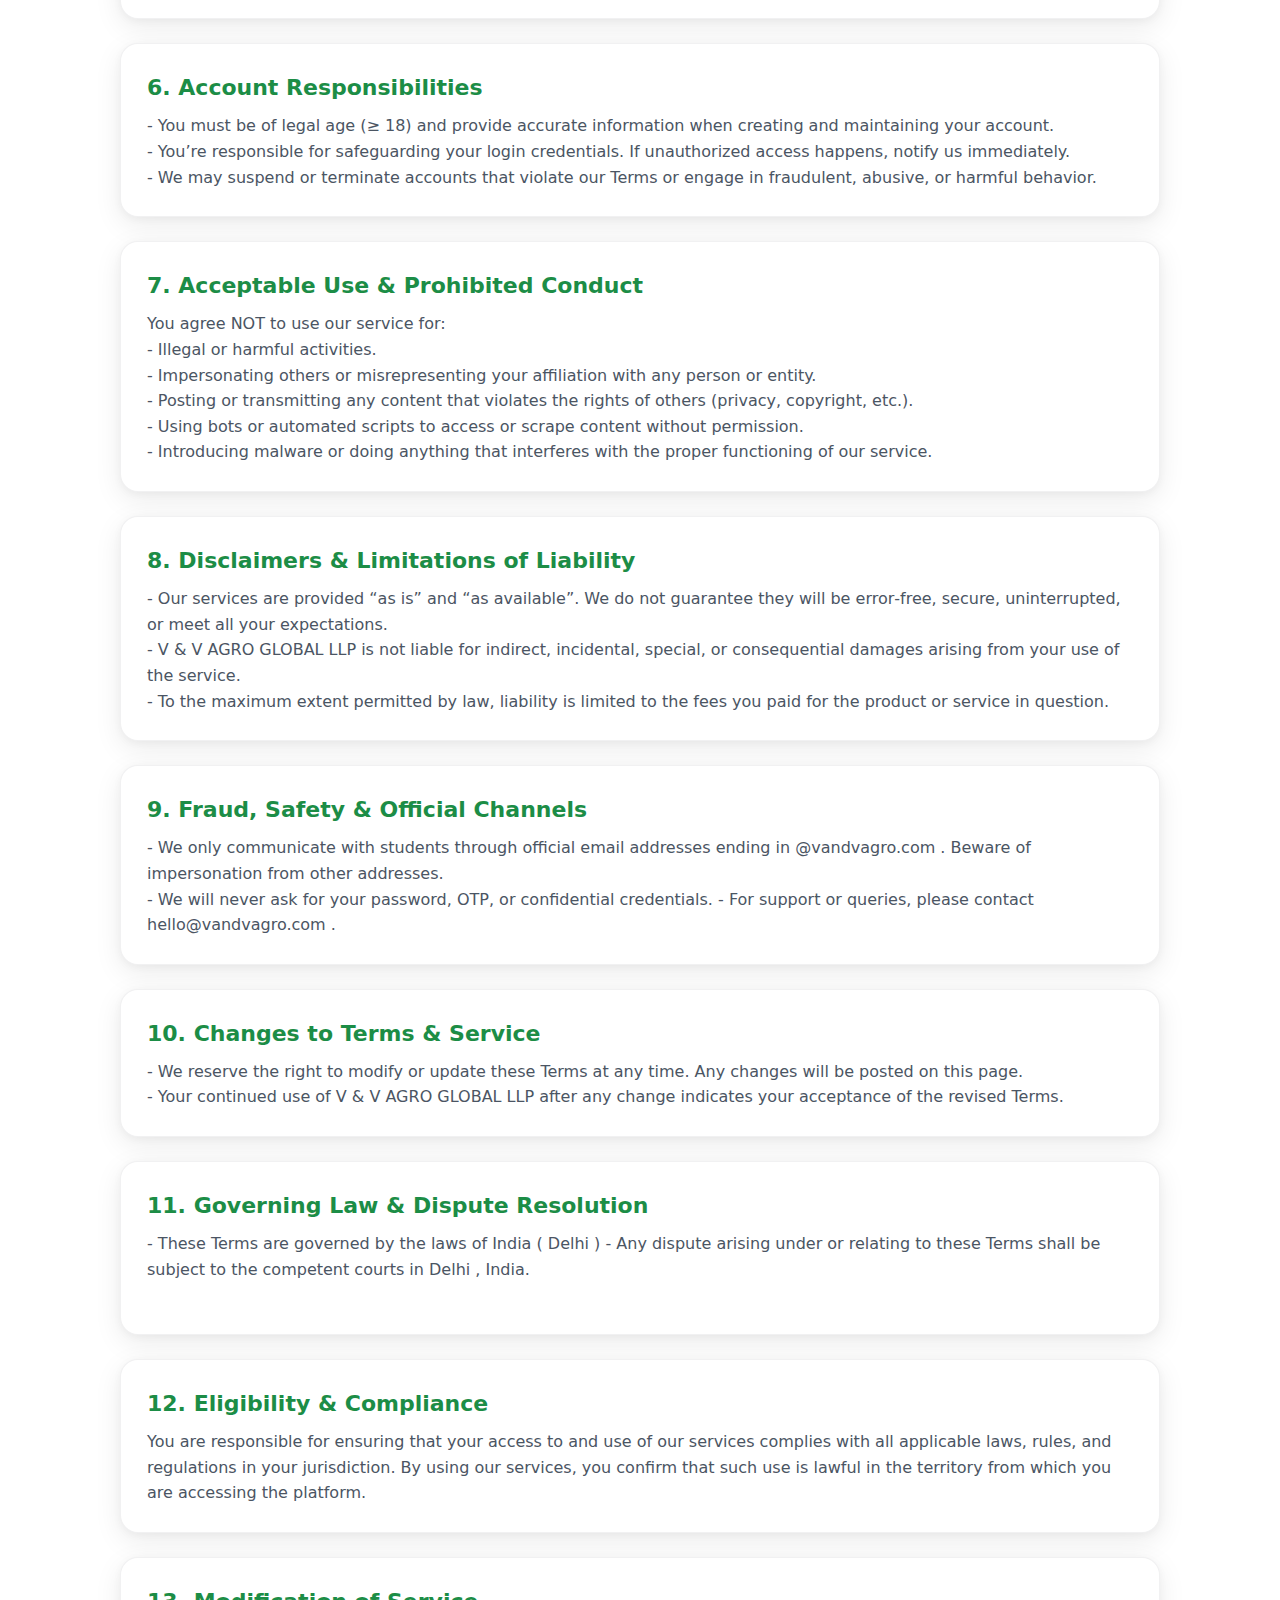
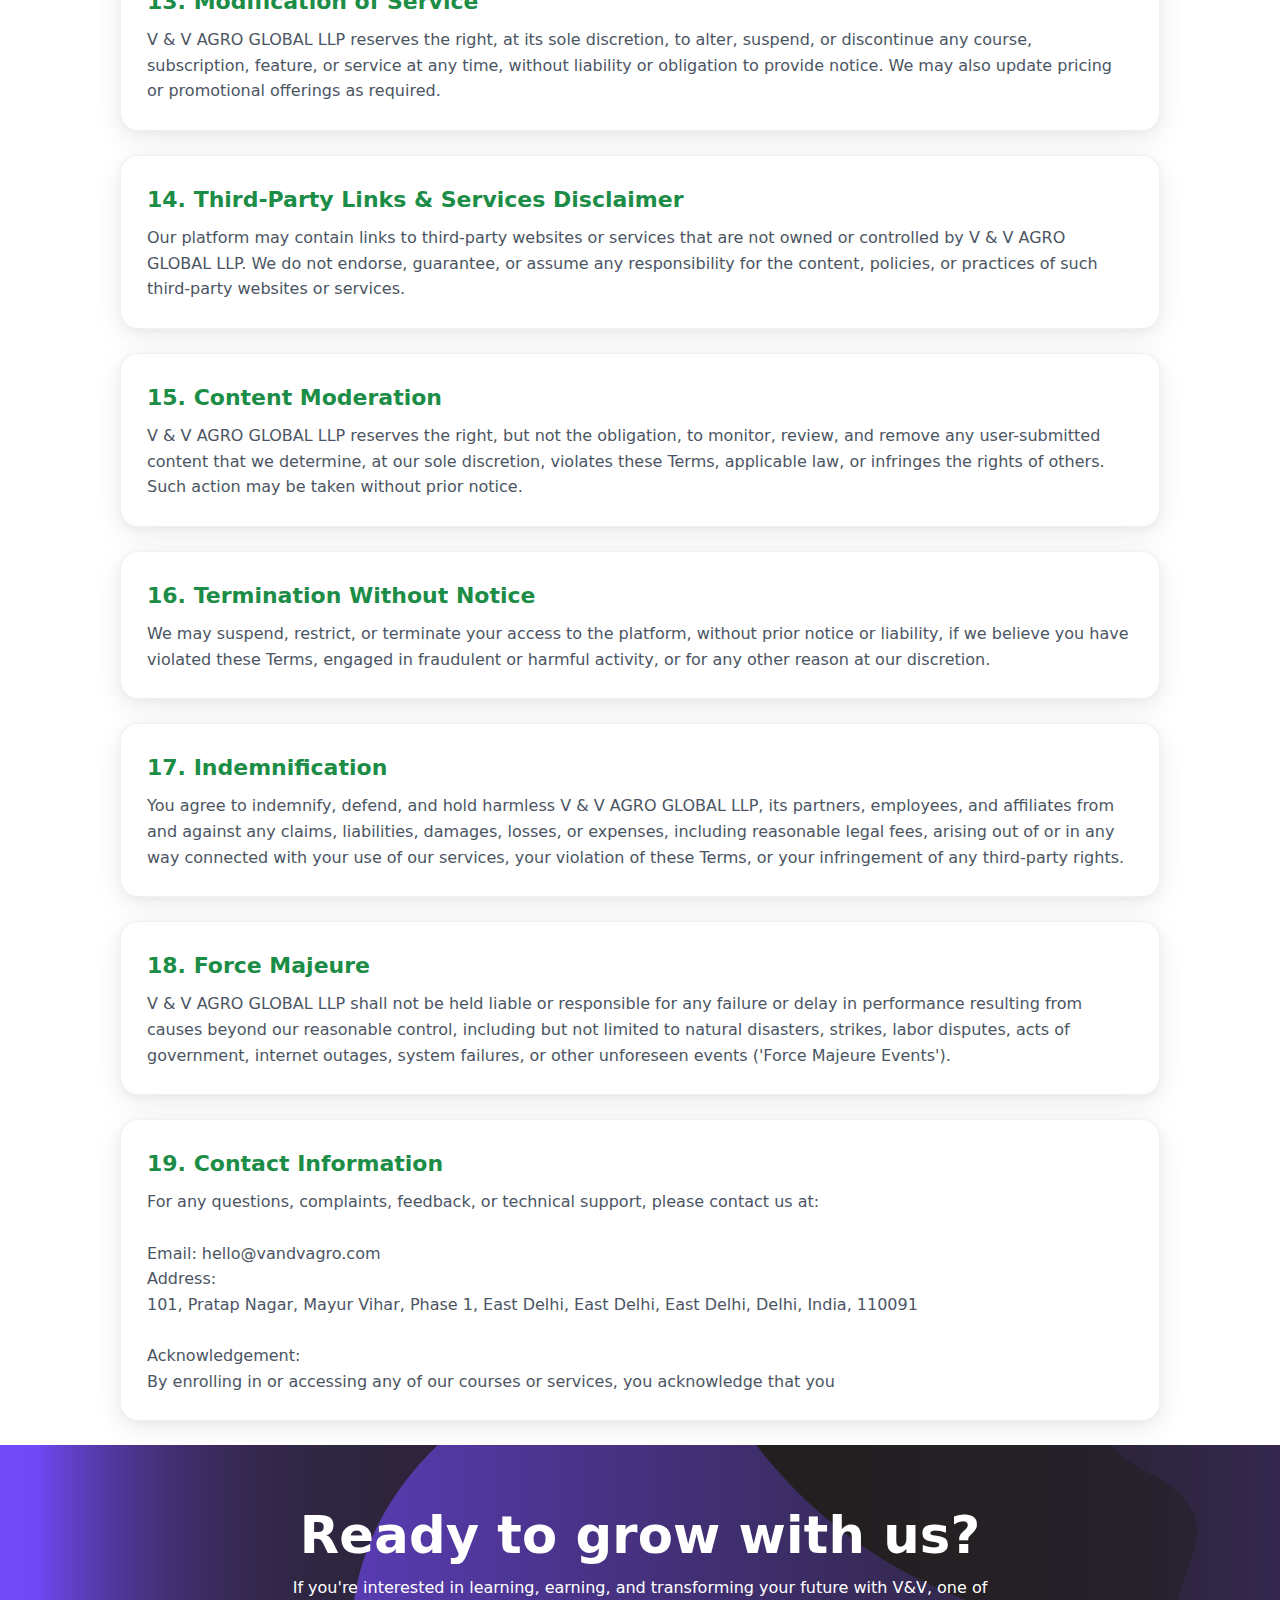
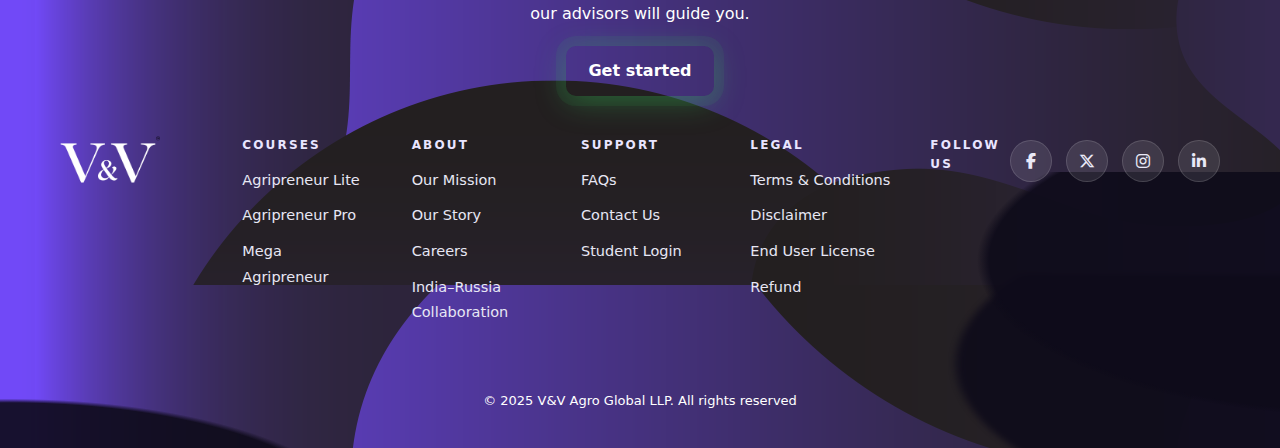
<file: updatep.html>
<!doctype html>
<html lang="en">
<head>
<meta charset="utf-8" />
<meta name="viewport" content="width=device-width,initial-scale=1" />
<title>Terms & Conditions • V&V</title>
<link rel="stylesheet" href="https://cdnjs.cloudflare.com/ajax/libs/font-awesome/6.5.0/css/all.min.css"/>


<style>


/* Hide every Google Translate UI artifact */
#google_translate_element { position:absolute !important; left:-9999px !important; top:-9999px !important; visibility:hidden !important; }
.goog-te-banner-frame.skiptranslate { display:none !important; }
.goog-te-gadget { height:0 !important; overflow:hidden !important; }
.goog-te-menu-frame, .goog-te-balloon-frame, #goog-gt-tt { display:none !important; }
body { top:0 !important; } /* prevent page shift */
.goog-logo-link, .goog-te-gadget span { display:none !important; }

  :root{
    --container: 1120px;
    --radius-lg: 20px;
    --radius-md: 16px;
    --shadow: 0 8px 28px rgba(0,0,0,.08), 0 2px 8px rgba(0,0,0,.04);
    --accent:#1faa55; /* emerald heading */
    --muted:#667085;
    --ink:#101828;
    --card:#fff;
    --divider: rgba(0,0,0,.09);
  }

  *{box-sizing:border-box}
  html,body{height:100%}
  body{
    margin:0;
    font:16px/1.6 ui-sans-serif, system-ui, -apple-system, Segoe UI, Roboto, "Helvetica Neue", Arial;
    color:var(--ink);
    background:#f5f5f5;
    -webkit-font-smoothing:antialiased; -moz-osx-font-smoothing:grayscale;
  }

  /* ===== NAVBAR STRIP (with your provided BG) ===== */
  .nav-wrap{
    background:
      url("") center/cover no-repeat,
      #0b0b10;
    border-bottom: 1px solid rgba(255,255,255,.08);
  }
  .nav{
    max-width:var(--container);
    margin:0 auto;
    height:64px;
    padding:0 18px;
    display:flex; align-items:center; justify-content:space-between;
    color:#e9eef5;
  }
  .brand{
    display:flex; align-items:center; gap:10px;
    font-weight:800; letter-spacing:.4px;
  }
  .brand img{ height:28px; width:auto; display:block }
  .menu{
    display:flex; gap:22px; align-items:center; opacity:.95;
    font-size:14px;
  }
  .menu a{ color:#e9eef5; text-decoration:none; position:relative }
  .menu a::after{
    content:""; position:absolute; left:0; right:0; bottom:-6px; height:2px;
    background:transparent; transition:background .2s ease;
  }
  .menu a:hover::after{ background:rgba(255,255,255,.5) }

  .lang{
    display:flex; gap:8px;
  }
  .pill{
    background:#ffd84d; color:#191a1c; font-weight:700;
    padding:6px 10px; border-radius:999px; font-size:12px;
    box-shadow:0 2px 10px rgba(0,0,0,.2);
    cursor:pointer;
  }

  /* ===== PAGE WRAP ===== */
  .wrap{
    max-width:var(--container);
    margin:0 auto;
    padding: 24px 20px 0;
    background:#fff;
  }
  .hero{
    background:#fff;
    border-radius: 0 0 var(--radius-lg) var(--radius-lg);
    padding:32px 22px 10px;
    box-shadow: 0 1px 0 rgba(0,0,0,.06);
  }
  .hero h1{
    margin:6px 0 8px; text-align:center;
    color:#1c8d46; /* screenshot ka green tone */
    font-size: clamp(28px, 3.2vw, 42px);
    font-weight:800;
  }
  .hero p{
    margin:0 auto; text-align:center; max-width:820px; color:#6b7280;
    font-size: clamp(14px, 1.6vw, 16px);
  }

  .divider{
    height:1px; background:var(--divider); opacity:.6;
    margin: 18px 0;
  }

  /* ===== TERMS CARDS ===== */
  .section{
    max-width:var(--container);
    margin:0 auto;
    padding: 6px 20px 0;
    background:#fff;
  }
  .card{
    background:var(--card);
    border:1px solid rgba(16,24,40,.06);
    border-radius: 18px;
    box-shadow: var(--shadow);
    padding: 26px 26px;
    margin: 16px 0 24px;
  }
  .card h3{
    margin:0 0 8px; color:#1c8d46;
    font-size: clamp(18px, 2.2vw, 22px);
    font-weight:800;
  }
  .card p{
    margin:0; color:#4b5563; font-size: clamp(14px, 1.9vw, 16px);
  }

  /* ===== STANDALONE NEXT BUTTON (just above footer, right side) ===== */
  .next-bar{
    max-width:var(--container); margin: 6px auto 6px; padding: 0 20px;
    background:#fff; text-align:right;
  }
  .btn-next{
    display:inline-block; padding:10px 18px; border-radius:999px;
    background:#1c8d46; color:#fff; text-decoration:none; font-weight:700;
    border:1px solid rgba(255,255,255,.12);
    box-shadow:0 10px 28px rgba(28,141,70,.28);
  }
  .btn-next:hover{ background:#166534 }

  /* ===== CTA + FOOTER (your purple blob image) ===== */
  .cta-wrap{
    margin-top: 24px;
    background: #100e1b;
  }
  .cta-bg{
    /* Use the provided footer image */
    background: url("./images/bgimage1.png") center/cover no-repeat;
    background-color: black;
  }
  .cta{
    max-width:var(--container);
    margin:0 auto;
    padding: 54px 20px 82px;
    text-align:center; color:#f0ecff;
  }
  .cta h2{
    margin:0 0 10px; font-weight:800;
    font-size: clamp(22px, 3vw, 34px);
  }
  .cta p.small{
    margin:0 auto; max-width:820px; color:#cfd2ff; opacity:.92;
  }
  .cta .btn{
    display:inline-block; margin-top:18px; padding:10px 18px;
    border-radius:999px; font-weight:700; text-decoration:none;
    background:#1c8d46; color:#fff; border:1px solid rgba(255,255,255,.12);
    box-shadow:0 10px 32px rgba(28,141,70,.34);
  }

  .footer{
    max-width:var(--container); margin:0 auto; padding: 0 20px 18px;
    color:#d9dbff; font-size:13px;
  }
  .footer-grid{
    display:grid; grid-template-columns: 1.2fr 1fr 1fr 1fr 1fr; gap:20px;
  }
  .footer h4{ margin:0 0 10px; font-size:13px; opacity:.9 }
  .footer a{ color:#e9eaff; text-decoration:none; opacity:.85 }
  .social{ display:flex; gap:10px; align-items:center }
  .dot{
    width:28px; height:28px; border-radius:50%; display:inline-grid; place-items:center;
    background: rgba(255,255,255,.12);
  }
  .copyright{
    text-align:center; opacity:.8; margin-top:10px; padding-bottom:6px;
  }

  /* ====== RESPONSIVE ====== */
  @media (max-width: 1024px){
    :root{ --container: 920px }
    .footer-grid{ grid-template-columns: 1.2fr 1fr 1fr; row-gap:22px }
  }
  @media (max-width: 768px){
    :root{ --container: 680px }
    .nav{ height:58px }
    .menu{ display:none }               /* mobile: hide center menu like screenshot */
    .lang .pill{ padding:6px 9px }
    .card{ padding:20px }
    .cta{ padding: 44px 16px 64px }
  }
  @media (max-width: 480px){
    :root{ --container: 520px }
    .nav{ padding:0 12px }
    .hero{ padding:24px 16px 8px }
    .card{ padding:16px 14px; border-radius: var(--radius-md) }
    .footer-grid{ grid-template-columns: 1fr 1fr; }
  }

  /* hide Google bar/widget (hum pills se control karenge) */
  #google_translate_element{ position:absolute; left:-9999px; top:-9999px }
  .goog-te-banner-frame.skiptranslate{ display:none !important }
  body{ top:0 !important }
</style>
</head>

<body style="background-color: white;">
    <div id="google_translate_element"></div>

  <!-- NAVBAR WITH PROVIDED BACKGROUND -->
  <header class="nav-wrap">
    <div class="nav">
      <div class="brand">
        <!-- optional logo image -->
        <!-- <img src="./images/vv-logo.png" alt="V&V"> -->
        <a href="index.html">
          <img src="./images/logo.png" alt="" style="width: 80px; height: 40px;">
        </a>
      </div>

      <nav class="menu" aria-label="Primary">
        <a href="index.html">Testimonials ✨</a>
        <a href="index.html">Courses</a>
        <a href="index.html">Reviews</a>
        <a href="index.html">FAQs</a>
      </nav>

      <div class="lang">
        <span class="pill">English</span>
        <span class="pill">русский</span>
      </div>
    </div>
  </header>

  <!-- PAGE CONTENT -->
  <main>
    <div class="wrap hero">
      <h1 style="font-weight: 500;">Terms &amp; Conditions</h1>
      <p>Please read these terms carefully before using our services.</p>
       <p>Last updated: 15/09/2025 ( DD/MM/YYYY )</p>
    </div>

    <div class="wrap">
      <div class="divider"></div>

      <section class="section">
        <article class="card">
          <h3 style="font-weight: 600;">1. Introduction</h3>
          <p>Welcome to V &amp; V AGRO GLOBAL LLP (“Company”, “we”, “our”, “us”). These Terms of
Service (“Terms”) govern your enrolment in our courses through the V &amp; V AGRO GLOBAL
LLP platform. <br> <br>
Your use of our service is also governed by our Privacy Policy, which explains how we
collect, protect, use, and disclose your personal information. <br> <br>
If you do not agree with these Terms and the Privacy Policy, please do not use our services
or access our content.</p>
        </article>

        <article class="card">
          <h3 style="font-weight: 600;">2. Privacy &amp; Data Collection</h3>
          <p>- We collect personal information you provide, such as name, contact details, payment
information, etc., to process enrollment, support service delivery, improve our offerings,
and communicate with you. <br>
- We use third‑party services where needed (for payments, analytics, etc.), who are bound
to protect your data.  <br>
- You have the right to access, update or delete your personal information.
- For any privacy concerns, contact us at hello@vandvagro.com .</p>
        </article>

        <article class="card">
          <h3 style="font-weight: 600;">3. Course Purchase &amp; Subscription</h3>
          <p>- When you purchase a product or service, you must provide accurate, complete payment
and billing information. <br>
- We reserve the right to refuse or cancel any order for reasons including: unavailability, an
error in pricing or description, suspected fraudulent transaction, or any violation of our
policies.  <br>
- For subscription‑based services, payment recurs automatically on a schedule unless you
cancel. Billing cycles and amounts depend on the plan you select.</p>
        </article>


        <article class="card">
          <h3 style="font-weight: 600;">4. Access, Cancellation &amp; Refunds</h3>
          <p>- Once enrolled, you can cancel your subscription or enrollment at any time. However, if you
cancel, your access to all courses, materials, and benefits ends immediately. <br>
- We do not offer refunds once payment is made, because the majority of our content and
benefits are digital and instantly accessible. <br>

- Even though access ends upon cancellation, you may re‑enroll or wait for future
promotions or offers if available.</p>
        </article>

        <article class="card">
          <h3 style="font-weight: 600;">5. Content &amp; Intellectual Property</h3>
          <p>- All course materials (videos, documents, etc.) are the property of V &amp; V AGRO GLOBAL LLP
(or used with permission) and are protected under applicable intellectual property laws. <br>
- You may not reproduce, distribute, modify, publicly display, or otherwise use any content
for commercial purposes without explicit written permission. <br>
- You retain rights to any user‑submitted content, but you authorize V &amp; V AGRO GLOBAL
LLP to use, modify, publish, or distribute such content as necessary to provide the service.</p>
        </article>

        <article class="card">
          <h3 style="font-weight: 600;">6. Account Responsibilities</h3>
          <p>- You must be of legal age (≥ 18) and provide accurate information when creating and
maintaining your account. <br>
- You’re responsible for safeguarding your login credentials. If unauthorized access
happens, notify us immediately. <br>
- We may suspend or terminate accounts that violate our Terms or engage in fraudulent,
abusive, or harmful behavior.</p>
        </article>

        <article class="card">
          <h3 style="font-weight: 600;">7. Acceptable Use &amp; Prohibited Conduct</h3>
          <p>You agree NOT to use our service for: <br>
- Illegal or harmful activities. <br>
- Impersonating others or misrepresenting your affiliation with any person or entity. <br>
- Posting or transmitting any content that violates the rights of others (privacy, copyright,
etc.). <br>
- Using bots or automated scripts to access or scrape content without permission. <br>
- Introducing malware or doing anything that interferes with the proper functioning of our
service.</p>
        </article>

        <article class="card">
          <h3 style="font-weight: 600;">8. Disclaimers &amp; Limitations of Liability</h3>
          <p>- Our services are provided “as is” and “as available”. We do not guarantee they will be
error‑free, secure, uninterrupted, or meet all your expectations. <br>
- V &amp; V AGRO GLOBAL LLP is not liable for indirect, incidental, special, or consequential
damages arising from your use of the service. <br>
- To the maximum extent permitted by law, liability is limited to the fees you paid for the
product or service in question.</p>
        </article>

        <article class="card">
          <h3 style="font-weight: 600;">9. Fraud, Safety &amp; Official Channels</h3>
          <p>- We only communicate with students through official email addresses ending in
@vandvagro.com . Beware of impersonation from other addresses. <br>
- We will never ask for your password, OTP, or confidential credentials.
- For support or queries, please contact hello@vandvagro.com .</p>
        </article>

         <article class="card">
          <h3 style="font-weight: 600;">10. Changes to Terms &amp; Service</h3>
          <p>- We reserve the right to modify or update these Terms at any time. Any changes will be
posted on this page. <br>
- Your continued use of V &amp; V AGRO GLOBAL LLP after any change indicates your
acceptance of the revised Terms.</p>
        </article>

        <article class="card">
          <h3 style="font-weight: 600;">11. Governing Law &amp; Dispute Resolution</h3>
          <p>- These Terms are governed by the laws of India ( Delhi )
- Any dispute arising under or relating to these Terms shall be subject to the competent
courts in Delhi , India. <br> <br>
</p>
        </article>

         <article class="card">
          <h3 style="font-weight: 600;">12. Eligibility &amp; Compliance</h3>
          <p>You are responsible for ensuring that your access to and use of our services complies with
all applicable laws, rules, and regulations in your jurisdiction. By using our services, you
confirm that such use is lawful in the territory from which you are accessing the platform.</p>
        </article>

        <article class="card">
          <h3 style="font-weight: 600;">13. Modification of Service</h3>
          <p>V &amp; V AGRO GLOBAL LLP reserves the right, at its sole discretion, to alter, suspend, or
discontinue any course, subscription, feature, or service at any time, without liability or
obligation to provide notice. We may also update pricing or promotional offerings as
required.</p>
        </article>

        <article class="card">
          <h3 style="font-weight: 600;">14. Third-Party Links &amp; Services Disclaimer</h3>
          <p>Our platform may contain links to third-party websites or services that are not owned or
controlled by V &amp; V AGRO GLOBAL LLP. We do not endorse, guarantee, or assume any
responsibility for the content, policies, or practices of such third-party websites or services.</p>
        </article>

        <article class="card">
          <h3 style="font-weight: 600;">15. Content Moderation</h3>
          <p>V &amp; V AGRO GLOBAL LLP reserves the right, but not the obligation, to monitor, review, and
remove any user-submitted content that we determine, at our sole discretion, violates these
Terms, applicable law, or infringes the rights of others. Such action may be taken without
prior notice.</p>
        </article>

        <article class="card">
          <h3 style="font-weight: 600;">16. Termination Without Notice</h3>
          <p>We may suspend, restrict, or terminate your access to the platform, without prior notice or
liability, if we believe you have violated these Terms, engaged in fraudulent or harmful
activity, or for any other reason at our discretion.</p>
        </article>

        <article class="card">
          <h3 style="font-weight: 600;">17. Indemnification</h3>
          <p>You agree to indemnify, defend, and hold harmless V &amp; V AGRO GLOBAL LLP, its partners,
employees, and affiliates from and against any claims, liabilities, damages, losses, or
expenses, including reasonable legal fees, arising out of or in any way connected with your
use of our services, your violation of these Terms, or your infringement of any third-party
rights.</p>
        </article>

        <article class="card">
          <h3 style="font-weight: 600;">18. Force Majeure</h3>
          <p>V &amp; V AGRO GLOBAL LLP shall not be held liable or responsible for any failure or delay in
performance resulting from causes beyond our reasonable control, including but not limited
to natural disasters, strikes, labor disputes, acts of government, internet outages, system
failures, or other unforeseen events (&#39;Force Majeure Events&#39;).</p>
        </article>

        <article class="card">
          <h3 style="font-weight: 600;">19. Contact Information</h3>
          <p>For any questions, complaints, feedback, or technical support, please contact us at: <br> <br>
Email: hello@vandvagro.com <br>
Address:  <br>
101, Pratap Nagar, Mayur Vihar, Phase 1, East Delhi, East Delhi, East Delhi, Delhi,
India, 110091 <br> <br>

Acknowledgement: <br>
By enrolling in or accessing any of our courses or services, you acknowledge that you</p>
        </article>
      </section>
    </div>

    

    <!-- CTA + FOOTER WITH PROVIDED FOOTER IMAGE -->
    <footer class="vv-footer" style="background-image: url(./images/bgimage1.png);">
  <!-- CTA -->
  <div class="vv-cta">
    <h2 style="color: white; font-weight: 700;">Ready to grow with us?</h2>
    <p style="color: white;">If you're interested in learning, earning, and transforming your future with V&V, one of our advisors will guide you.</p>
    <a href="#get-started" class="vv-btn" style="color: white;">Get started</a>
  </div>

  <!-- Footer content -->
  <div class="vv-wrap">
    <div class="col brand">
      <img src="./images/logo.png" alt="" style="width: 100px; height: 50px;">
    </div>

    <div class="col">
      <h4>COURSES</h4>
      <ul>
        <li><a href="#" style="font-size: 14.5px;">Agripreneur Lite</a></li>
        <li><a href="#"style="font-size: 14.5px;">Agripreneur Pro</a></li>
        <li><a href="#"style="font-size: 14.5px;">Mega Agripreneur</a></li>
      </ul>
    </div>

    <div class="col">
      <h4>ABOUT</h4>
      <ul>
        <li><a href="#"style="font-size: 14.5px;">Our Mission</a></li>
        <li><a href="#"style="font-size: 14.5px;">Our Story</a></li>
        <li><a href="#"style="font-size: 14.5px;">Careers</a></li>
        <li><a href="#"style="font-size: 14.5px; ">India–Russia Collaboration</a></li>
      </ul>
    </div>

    <div class="col">
      <h4>SUPPORT</h4>
      <ul>
        <li><a href="#"style="font-size: 14.5px;">FAQs</a></li>
        <li><a href="#"style="font-size: 14.5px;">Contact Us</a></li>
        <li><a href="#"style="font-size: 14.5px;">Student Login</a></li>
      </ul>
    </div>

    <div class="col">
      <h4>LEGAL</h4>
      <ul>
        <li><a href="updatep.html"style="font-size: 14.5px;white-space:nowrap; ">Terms &amp; Conditions</a></li>
         <li><a href="disclemer.html"style="font-size: 14.5px;">Disclaimer</a></li>
          <li><a href="licence.html"style="font-size: 14.5px;">End User License</a></li>
           <li><a href="refund.html"style="font-size: 14.5px;">Refund</a></li>
      </ul>
    </div>

    <div class="col social">
      <h4>FOLLOW US</h4>
      <div class="icons">
        <a aria-label="Facebook" href="#"><i class="fa-brands fa-facebook-f"></i></a>
        <a aria-label="X" href="#"><i class="fa-brands fa-x-twitter"></i></a>
        <a aria-label="Instagram" href="#"><i class="fa-brands fa-instagram"></i></a>
        <a aria-label="LinkedIn" href="#"><i class="fa-brands fa-linkedin-in"></i></a>
      </div>
    </div>
  </div>

  <div class="vv-copy" style="color: white;">© 2025 V&V Agro Global LLP. All rights reserved</div>
</footer>

<style>
  .vv-copy{
  text-align: center !important;
}


  .vv-footer{
    position: relative;
    isolation:isolate;
    color:var(--ink);
    overflow:hidden;
    padding-top:64px;
    background:
      radial-gradient(1200px 600px at 15% 10%, rgba(255,255,255,.06), transparent 60%),
      radial-gradient(900px 500px at 85% 20%, rgba(0,0,0,.25), transparent 60%),
      linear-gradient(90deg, var(--violet-deep) 0%, #3b2376 40%, #2c1a6a 60%, var(--violet-deep) 100%);
  }

  /* abstract blobs (like screenshot) */
  .vv-footer::before,
  .vv-footer::after{
    content:"";
    position:absolute; inset:auto -15% -18% -15%;
    height:70%;
    background:
      radial-gradient(58% 70% at 20% 90%, #0e0b1a 0 60%, transparent 62%) 0 100%/60% 70% no-repeat,
      radial-gradient(60% 80% at 90% 30%, #0e0b1a 0 64%, transparent 66%) 100% 30%/60% 70% no-repeat;
    opacity:.9;
    z-index:0;
  }
  .vv-footer::before{
    inset:auto -10% -35% -10%;
    filter: blur(2px);
  }

  /* CTA */
  .vv-cta{
    text-align:center;
    max-width:920px;
    margin:0 auto 40px;
    padding:0 16px;
    position:relative;
    z-index:1;
  }
  .vv-cta h2{
    font-size: clamp(28px, 4vw, 54px);
    line-height:1.05;
    margin:0 0 12px;
    font-weight:800;
    letter-spacing:.2px;
  }
  .vv-cta p{
    margin:0 auto 20px;
    max-width:720px;
    color:var(--muted);
  }
  .vv-btn{
    display:inline-block;
    padding:12px 22px;
    background:linear-gradient(180deg, var(--btn), #1fa650);
    color:#08130a;
    border-radius:10px;
    font-weight:700;
    text-decoration:none;
    box-shadow:0 0 0 10px rgba(52,199,89,.08), 0 6px 30px rgba(52,199,89,.35);
    transition: transform .18s ease, box-shadow .2s ease;
  }
  .vv-btn:hover{ transform: translateY(-1px); box-shadow:0 0 0 12px rgba(52,199,89,.10), 0 10px 36px rgba(52,199,89,.45)}

  /* Grid */
  .vv-wrap{
    position:relative;
    z-index:1;
    max-width:1200px;
    margin:40px auto 28px;
    padding:0 20px 10px;
    display:grid;
    grid-template-columns: 1.1fr repeat(4, 1fr) 1.2fr;
    gap:28px 40px;
    align-items:start;
  }

  .col h4{
    font-size:12px;
    letter-spacing:.18em;
    color:#e9e5ff;
    margin:0 0 12px;
  }
  .col ul{list-style:none; padding:0; margin:0}
  .col li{margin:10px 0}
  .col a{color:#e7e7f4; text-decoration:none}
  .col a:hover{ text-decoration:underline }

  /* brand */
  .brand .logo{
    font-family: "Georgia", "Times New Roman", serif;
    font-size:54px;
    font-weight:700;
    line-height:1;
    letter-spacing:.02em;
    color:#fff;
  }

  /* social */
  .social .icons{ display:flex; gap:14px; }
  .social .icons a{
    width:42px; height:42px; border-radius:50%;
    display:grid; place-items:center;
    background:rgba(255,255,255,.1);
    color:#e9e9f7; font-size:16px;
    border:1px solid rgba(255,255,255,.14);
    transition: transform .15s ease, background .2s ease, border-color .2s ease;
  }
  .social .icons a:hover{ transform:translateY(-2px); background:rgba(255,255,255,.18); border-color:rgba(255,255,255,.26) }

  /* copyright */
  .vv-copy{
    position:relative; z-index:1;
    padding:18px 22px 36px;
    color:#b7b7c8;
    font-size:13px;
    max-width:1200px; margin:0 auto;
  }

  /* Responsive */
  @media (max-width: 1024px){
    .vv-wrap{
      grid-template-columns: 1fr 1fr;
      gap:28px;
    }
    .brand{ grid-column: 1 / -1; }
  }
  @media (max-width: 640px){
    .vv-cta{ margin-bottom: 24px; }
    .vv-wrap{
      grid-template-columns: 1fr;
    }
    .brand .logo{ font-size:42px; }
    .social .icons a{ width:38px; height:38px; font-size:15px; }
    .vv-copy{ padding-bottom:28px; }
  }


  @media (max-width: 640px){
  /* One column + center all columns */
  .vv-wrap{
    grid-template-columns: 1fr;
    justify-items: center;
  }

  /* Center headings + lists for every col (brand & social included) */
  .vv-wrap .col{
    width: 100%;
    text-align: center !important;
  }

  /* Make UL full-center (override earlier inline-block/left rules) */
  .vv-wrap .col ul{
    display: block !important;
    margin: 0 auto;
    padding: 0;
    text-align: center !important;
  }

  /* Neat spacing and no bullets */
  .vv-wrap .col li{
    list-style: none;
    margin: 8px 0;
  }

  /* Allow long links to wrap (fixes ABOUT’s last item) */
  .vv-wrap .col a{
    white-space: normal !important;
  }

  /* Brand logo centered */
  .vv-wrap .brand img{
    display: block;
    margin: 0 auto;
  }

  /* Social icons row centered */
  .vv-wrap .social .icons{
    justify-content: center;
    width: 100%;
  }
}


</style>
  </main>

  <!-- (your existing vv48 timer script – untouched) -->
  <script>
  (function(){
    const ROOT = document.getElementById('vv48');
    if(!ROOT) return;
    const HOURS    = +ROOT.dataset.hours || 48;
    const DURATION = HOURS * 60 * 60 * 1000;
    const KEY      = (ROOT.id || 'vv48') + '_start_at';
    function setStart(t){
      try{ localStorage.setItem(KEY, String(t)); }
      catch(e){
        document.cookie = KEY + '=' + encodeURIComponent(String(t)) +
          '; max-age=' + Math.ceil(DURATION/1000) + '; path=/; SameSite=Lax';
      }
    }
    function getCookie(name){
      if(!document.cookie) return null;
      const parts = document.cookie.split('; ');
      for(const part of parts){
        const eq = part.indexOf('=');
        if(eq < 0) continue;
        const k = part.slice(0, eq);
        if(k === name) return decodeURIComponent(part.slice(eq+1));
      }
      return null;
    }
    function getStart(){
      try{
        const v = localStorage.getItem(KEY);
        if(v !== null) return Number(v);
      }catch(e){}
      const c = getCookie(KEY);
      return c ? Number(c) : null;
    }
    function clearStart(){
      try{ localStorage.removeItem(KEY); }catch(e){}
      document.cookie = KEY + '=; max-age=0; path=/; SameSite=Lax';
    }
    let start = getStart();
    if(!start || isNaN(start)){ start = Date.now(); setStart(start); }
    const end = start + DURATION;
    const dd = ROOT.querySelector('.dd');
    const hh = ROOT.querySelector('.hh');
    const mm = ROOT.querySelector('.mm');
    const ss = ROOT.querySelector('.ss');
    const pad = n => String(n).padStart(2,'0');
    let tmo;
    function render(){
      const now  = Date.now();
      let left   = Math.max(0, end - now);
      if(left <= 0){
        if(dd) dd.textContent = '00';
        if(hh) hh.textContent = '00';
        if(mm) mm.textContent = '00';
        if(ss) ss.textContent = '00';
        return;
      }
      const days  = Math.floor(left / 86400000); left -= days  * 86400000;
      const hours = Math.floor(left / 3600000);  left -= hours * 3600000;
      const mins  = Math.floor(left / 60000);    left -= mins  * 60000;
      const secs  = Math.floor(left / 1000);
      if(dd) dd.textContent = pad(days);
      if(hh) hh.textContent = pad(hours);
      if(mm) mm.textContent = pad(mins);
      if(ss) ss.textContent = pad(secs);
      clearTimeout(tmo);
      tmo = setTimeout(render, 1000 - (Date.now() % 1000) + 2);
    }
    window.addEventListener('storage', e => { if(e.key === KEY) location.reload(); });
    window.vv48Reset = () => { clearStart(); location.reload(); };
    render();
  })();
  </script>

  <!-- ===== NEXT BUTTON ACTION: scroll to CTA ===== -->
  <script>
    document.getElementById('nextBtn')?.addEventListener('click', () => {
      document.querySelector('.cta')?.scrollIntoView({ behavior: 'smooth', block: 'start' });
    });
  </script>

  <!-- ===== GOOGLE TRANSLATE (English / Russian pills) + NAV/PILL I18N ===== -->
  <script>
  // Called by Google script tag at the bottom
  function googleTranslateElementInit(){
    new google.translate.TranslateElement({
      pageLanguage: 'en',
      includedLanguages: 'en,ru',
      autoDisplay: false
    }, 'google_translate_element');
  }

  // Wait until the language <select> is injected
  function getGtSelect(cb, tries=0){
    const sel = document.querySelector('select.goog-te-combo');
    if (sel) return cb(sel);
    if (tries > 60) return; // ~6s timeout
    setTimeout(() => getGtSelect(cb, tries+1), 100);
  }

  // Trigger translation without showing Google UI
  function switchLang(langCode){
    getGtSelect((sel)=>{
      if (sel.value === langCode) return;
      sel.value = langCode;
      // fire both native & legacy events for widest support
      sel.dispatchEvent(new Event('change'));
      if (typeof sel.fireEvent === 'function') sel.fireEvent('onchange');
    });
  }

  // Hook pills
  document.addEventListener('DOMContentLoaded', () => {
    document.querySelectorAll('.lang .pill').forEach(pill => {
      pill.addEventListener('click', () => {
        const lang = pill.dataset.lang || 'en';
        switchLang(lang);
      });
    });
  });
</script>

  <script src="https://translate.google.com/translate_a/element.js?cb=googleTranslateElementInit"></script>
</body>
</html>
</file>
